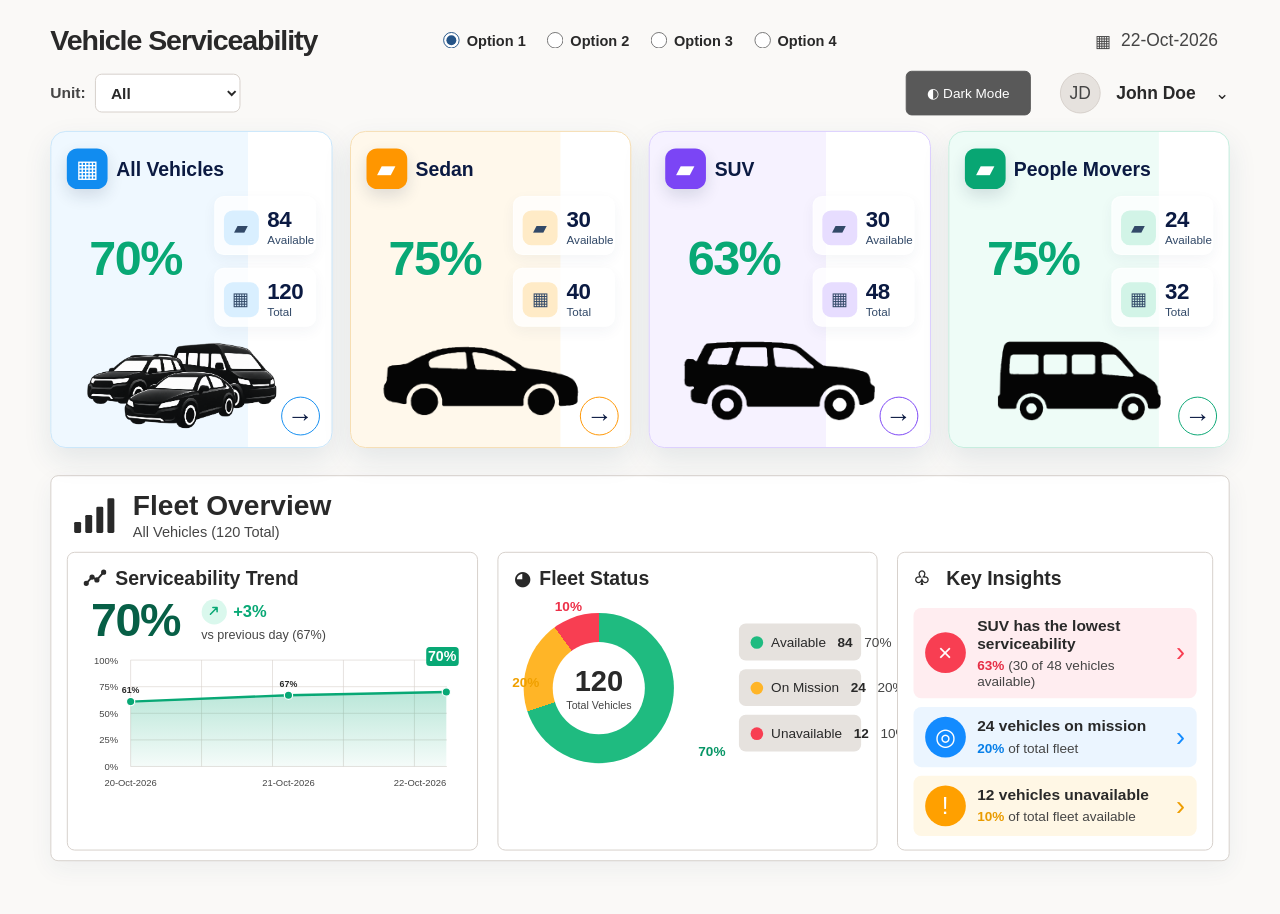
<file: v1/prototype/index.html>
<!doctype html>
<html lang="en" data-theme="light">
<head>
  <meta charset="utf-8">
  <meta name="viewport" content="width=device-width, initial-scale=1">
  <meta name="description" content="Vehicle Serviceability — an interactive fleet dashboard prototype.">
  <meta name="color-scheme" content="light dark">
  <title>Vehicle Serviceability Prototype</title>
  <link rel="icon" href="assets/favicon.svg" type="image/svg+xml">
  <link rel="stylesheet" href="styles.css">
  <script src="app.js" defer></script>
</head>
<body>
  <div id="app"></div>
  <noscript>This clickable prototype needs JavaScript enabled in your browser.</noscript>
</body>
</html>
</file>
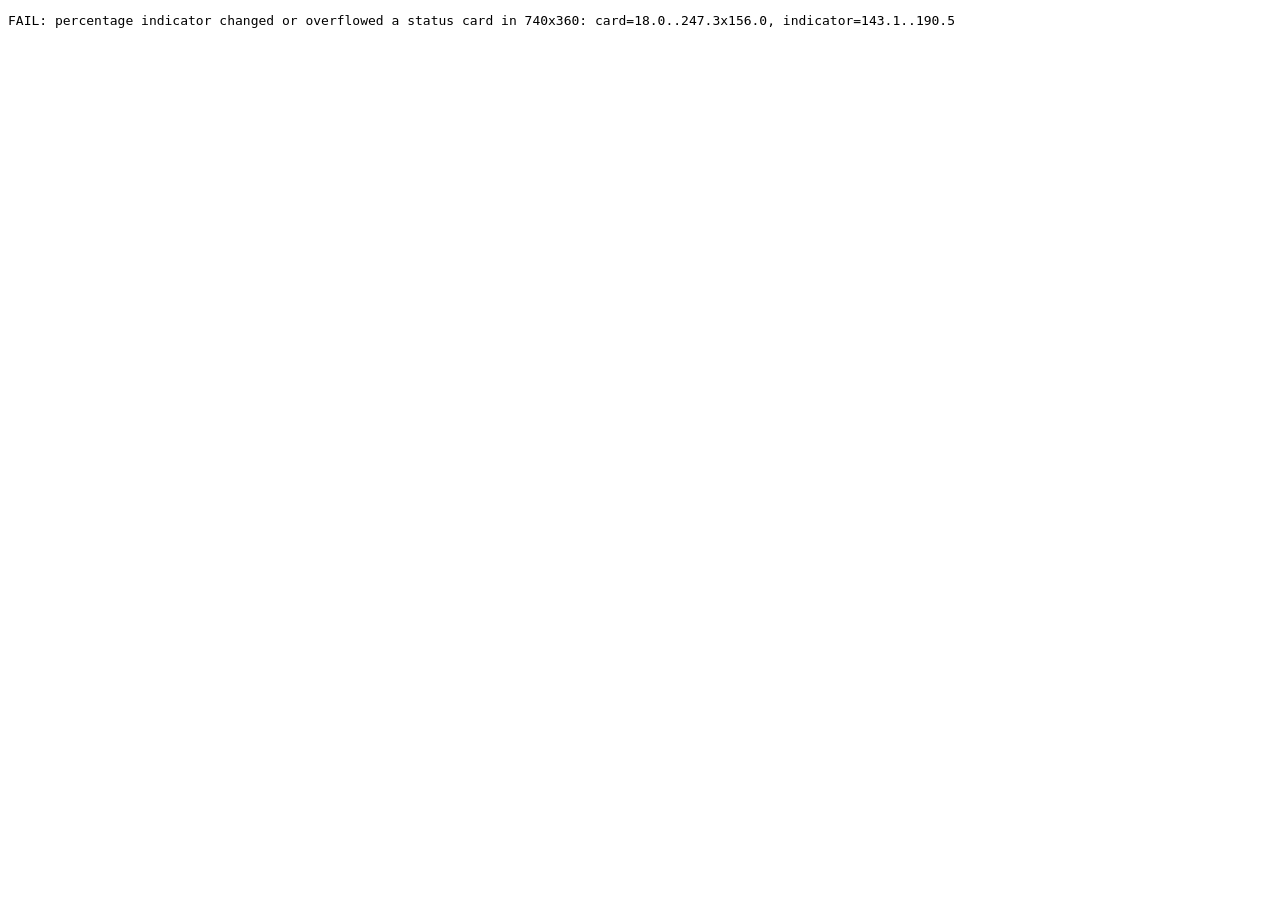
<file: v1/tests/ui-refinements-check.html>
<!doctype html>
<meta charset="utf-8">
<title>UI refinement browser check</title>
<link rel="stylesheet" href="../react/vehicle-serviceability.css">
<body data-result="running">
  <pre id="result">RUNNING</pre>
  <iframe id="prototype" style="position:absolute;left:-10000px;top:0;width:1920px;height:1080px;border:0"></iframe>
  <script>
    const delay = milliseconds => new Promise(resolve => setTimeout(resolve, milliseconds));
    const supportedDates = ['2026-10-20', '2026-10-21', '2026-10-22'];
    const expectedPercentages = {all: '70%', sedan: '75%', suv: '63%', 'people-movers': '75%'};
    const expectedTitles = {all: 'All Vehicles', sedan: 'Sedan', suv: 'SUV', 'people-movers': 'People Movers'};
    const expectedAllocations = {
      'Unit A': {all: [24, 7, 3, 34, 71], sedan: [9, 2, 1, 12, 75], suv: [9, 3, 2, 14, 64], 'people-movers': [6, 2, 0, 8, 75]},
      'Unit B': {all: [22, 6, 4, 32, 69], sedan: [8, 2, 1, 11, 73], suv: [8, 3, 2, 13, 62], 'people-movers': [6, 1, 1, 8, 75]},
      'Unit C': {all: [21, 6, 2, 29, 72], sedan: [7, 2, 0, 9, 78], suv: [7, 3, 1, 11, 64], 'people-movers': [7, 1, 1, 9, 78]},
      'Unit D': {all: [17, 5, 3, 25, 68], sedan: [6, 1, 1, 8, 75], suv: [6, 2, 2, 10, 60], 'people-movers': [5, 2, 0, 7, 71]},
      All: {all: [84, 24, 12, 120, 70], sedan: [30, 7, 3, 40, 75], suv: [30, 11, 7, 48, 63], 'people-movers': [24, 6, 2, 32, 75]},
    };
    const expectedHistoricalAllocations = {
      '2026-10-21': {
        'Unit A': {all: [23, 7, 4, 34, 68], sedan: [8, 3, 1, 12, 67], suv: [10, 2, 2, 14, 71], 'people-movers': [5, 2, 1, 8, 63]},
        'Unit B': {all: [21, 7, 4, 32, 66], sedan: [7, 3, 1, 11, 64], suv: [9, 2, 2, 13, 69], 'people-movers': [5, 2, 1, 8, 63]},
        'Unit C': {all: [20, 7, 2, 29, 69], sedan: [8, 1, 0, 9, 89], suv: [6, 4, 1, 11, 55], 'people-movers': [6, 2, 1, 9, 67]},
        'Unit D': {all: [16, 5, 4, 25, 64], sedan: [5, 2, 1, 8, 63], suv: [7, 1, 2, 10, 70], 'people-movers': [4, 2, 1, 7, 57]},
        All: {all: [80, 26, 14, 120, 67], sedan: [28, 9, 3, 40, 70], suv: [32, 9, 7, 48, 67], 'people-movers': [20, 8, 4, 32, 63]},
      },
      '2026-10-20': {
        'Unit A': {all: [20, 10, 4, 34, 59], sedan: [7, 3, 2, 12, 58], suv: [8, 4, 2, 14, 57], 'people-movers': [5, 3, 0, 8, 63]},
        'Unit B': {all: [20, 6, 6, 32, 63], sedan: [8, 1, 2, 11, 73], suv: [7, 4, 2, 13, 54], 'people-movers': [5, 1, 2, 8, 63]},
        'Unit C': {all: [18, 7, 4, 29, 62], sedan: [6, 2, 1, 9, 67], suv: [7, 2, 2, 11, 64], 'people-movers': [5, 3, 1, 9, 56]},
        'Unit D': {all: [15, 7, 3, 25, 60], sedan: [6, 1, 1, 8, 75], suv: [5, 3, 2, 10, 50], 'people-movers': [4, 3, 0, 7, 57]},
        All: {all: [73, 30, 17, 120, 61], sedan: [27, 7, 6, 40, 68], suv: [27, 13, 8, 48, 56], 'people-movers': [19, 10, 3, 32, 59]},
      },
    };
    const report = (status, detail) => {
      document.body.dataset.result = status.toLowerCase();
      document.getElementById('result').textContent = `${status}: ${detail}`;
    };
    const contrastRatio = (foreground, background) => {
      const luminance = color => {
        const channels = (color.match(/[\d.]+/g) || []).slice(0, 3).map(value => Number(value) / 255).map(value => value <= .04045 ? value / 12.92 : ((value + .055) / 1.055) ** 2.4);
        return .2126 * channels[0] + .7152 * channels[1] + .0722 * channels[2];
      };
      const values = [luminance(foreground), luminance(background)].sort((a, b) => b - a);
      return (values[0] + .05) / (values[1] + .05);
    };

    const storageKey = 'vms-serviceability-record-edits-v1';
    const originalStoredEdits = localStorage.getItem(storageKey);
    localStorage.removeItem(storageKey);

    document.getElementById('prototype').addEventListener('load', async event => {
      const frame = event.currentTarget;
      try {
        await delay(100);
        const doc = frame.contentDocument;
        const api = frame.contentWindow.prototypeApi;
        if (!api) throw new Error('prototype API was not exposed');
        const [reactSource, reactStyles, reactReadme] = await Promise.all([
          fetch('../react/VehicleServiceabilityComponents.jsx').then(response => response.ok ? response.text() : Promise.reject(new Error('React component source was missing'))),
          fetch('../react/vehicle-serviceability.css').then(response => response.ok ? response.text() : Promise.reject(new Error('React component styles were missing'))),
          fetch('../react/README.md').then(response => response.ok ? response.text() : Promise.reject(new Error('React integration guide was missing'))),
        ]);
        for (const component of ['UnitTextField', 'FleetCard', 'DetailSummaryCards']) {
          if (!reactSource.includes(`export function ${component}`)) throw new Error(`${component} React export was missing`);
        }
        if (/\b(?:fetch|localStorage|sessionStorage|axios|react-router|window\.)\b/.test(reactSource)) throw new Error('React components contained an ERP architecture dependency');
        if (!reactStyles.includes('.vms-serviceability') || !reactStyles.includes('[data-theme="dark"]') || !reactReadme.includes('ERP integration inputs')) throw new Error('React styles or integration guidance were incomplete');
        if (reactSource.includes("id = 'detail-unit'") || !reactSource.includes("...(id ? {id} : {})")) throw new Error('React Unit field did not avoid duplicate default IDs');
        if (!reactSource.includes('aria-disabled="true"') || reactReadme.includes('onUnitTextChange') || !reactReadme.includes('disabled Unit text input')) throw new Error('React Unit field was not a disabled display control');

        const reactFrame = document.createElement('iframe');
        reactFrame.style.cssText = 'position:absolute;left:-10000px;top:0;width:1920px;height:1000px;border:0';
        const reactFrameLoaded = new Promise(resolve => reactFrame.addEventListener('load', resolve, {once: true}));
        const reactStylesUrl = new URL('../react/vehicle-serviceability.css', location.href).href;
        reactFrame.srcdoc = `<link rel="stylesheet" href="${reactStylesUrl}"><body></body>`;
        document.body.append(reactFrame);
        await reactFrameLoaded;
        for (const width of [390, 521, 600, 740, 900, 1101]) {
          const reactFixture = reactFrame.contentDocument.createElement('section');
          reactFixture.className = 'vms-serviceability';
          reactFixture.style.width = `${width}px`;
          reactFixture.innerHTML = `<div class="vms-detail-summary">
            <button class="vms-serviceability-card" style="--vms-percentage:63%"><span class="vms-serviceability-card__percentage"><strong>63%</strong></span><span></span><span class="vms-serviceability-card__total"><strong>30 / 48</strong></span></button>
            <button class="vms-summary-card vms-summary-card--mission"><span class="vms-summary-card__icon">&#8594;</span><span><strong>11</strong><small>On Mission</small></span><b>23%</b></button>
            <button class="vms-summary-card vms-summary-card--unavailable"><span class="vms-summary-card__icon">!</span><span><strong>7</strong><small>Not Available</small></span><b>15%</b></button>
          </div>`;
          reactFrame.contentDocument.body.append(reactFixture);
          await delay(20);
          const reactIndicatorRail = reactFrame.contentWindow.getComputedStyle(reactFixture.querySelector('.vms-serviceability-card__percentage strong'), '::after');
          const reactServiceabilityColor = reactFrame.contentWindow.getComputedStyle(reactFixture.querySelector('.vms-serviceability-card__percentage strong')).color;
          if (reactIndicatorRail.backgroundImage !== 'none' || reactIndicatorRail.content !== 'none' || reactServiceabilityColor !== 'rgb(7, 95, 70)') throw new Error('React serviceability percentage did not use the progress-free semantic color treatment');
          for (const card of reactFixture.querySelectorAll('.vms-summary-card')) {
            const cardBox = card.getBoundingClientRect();
            for (const child of card.children) {
              const childBox = child.getBoundingClientRect();
              if (childBox.left < cardBox.left - 1 || childBox.right > cardBox.right + 1) throw new Error(`React status-card content overflowed a ${width}px integration boundary`);
            }
            const percentageNode = card.querySelector('b');
            const percentageStyle = reactFrame.contentWindow.getComputedStyle(percentageNode);
            const percentagePill = reactFrame.contentWindow.getComputedStyle(percentageNode, '::before');
            if (Number(percentageStyle.fontWeight) < 600 || Number.parseFloat(percentagePill.borderRadius) < 20 || percentagePill.backgroundColor === 'rgba(0, 0, 0, 0)') throw new Error('React status percentage did not use the premium pill treatment');
            const percentageBox = percentageNode.getBoundingClientRect();
            if (percentageBox.left - 4 < cardBox.left || percentageBox.right + 3 > cardBox.right) throw new Error(`React status percentage decoration overflowed a ${width}px integration boundary`);
          }
          reactFixture.remove();
        }
        reactFrame.remove();
        if (api.STORAGE_KEY !== 'vms-serviceability-record-edits-v1') throw new Error(`storage key was ${JSON.stringify(api.STORAGE_KEY)}`);
        frame.contentWindow.localStorage.removeItem(api.STORAGE_KEY);
        api.reloadSavedRecords(frame.contentWindow.localStorage);
        const immutableSource = JSON.stringify(api.recordsByDate);
        const secondFrame = document.createElement('iframe');
        secondFrame.style.cssText = 'position:absolute;left:-10000px;top:0;width:1px;height:1px;border:0';
        const secondLoaded = new Promise(resolve => secondFrame.addEventListener('load', resolve, {once: true}));
        secondFrame.src = '../prototype/index.html';
        document.body.append(secondFrame);
        await secondLoaded;
        const secondApi = secondFrame.contentWindow.prototypeApi;
        const tabARecord = api.recordsByDate['2026-10-20'][0];
        const tabBRecord = secondApi.recordsByDate['2026-10-21'][1];
        api.saveRecord('2026-10-20', tabARecord.id, {status: 'Serviceable', discoveredDate: '2026-10-20', location: 'Inside Country', deployed: 'Yes', reason: 'Tab A'}, frame.contentWindow.localStorage);
        secondApi.saveRecord('2026-10-21', tabBRecord.id, {status: 'Non-Serviceable', discoveredDate: '2026-10-21', location: 'Outside Country', deployed: 'No', reason: 'Tab B'}, secondFrame.contentWindow.localStorage);
        api.saveRecord('2026-10-20', tabARecord.id, {status: 'Non-Serviceable', discoveredDate: '2026-10-20', location: 'Outside Country', deployed: 'No', reason: 'Latest Tab A'}, frame.contentWindow.localStorage);
        secondApi.saveRecord('2026-10-21', tabBRecord.id, {status: 'Serviceable', discoveredDate: '2026-10-21', location: 'Inside Country', deployed: 'Yes', reason: 'Latest Tab B'}, secondFrame.contentWindow.localStorage);
        const multiInstanceEdits = JSON.parse(frame.contentWindow.localStorage.getItem(api.STORAGE_KEY)).edits;
        if (multiInstanceEdits[`2026-10-20|${tabARecord.id}`]?.reason !== 'Latest Tab A' || multiInstanceEdits[`2026-10-21|${tabBRecord.id}`]?.reason !== 'Latest Tab B') throw new Error('a stale app instance overwrote newer edits saved by another instance');
        const reopenedFrame = document.createElement('iframe');
        reopenedFrame.style.cssText = secondFrame.style.cssText;
        const reopened = new Promise(resolve => reopenedFrame.addEventListener('load', resolve, {once: true}));
        reopenedFrame.src = '../prototype/index.html';
        document.body.append(reopenedFrame);
        await reopened;
        const reopenedApi = reopenedFrame.contentWindow.prototypeApi;
        if (reopenedApi.getSavedRecord('2026-10-20', tabARecord.id)?.reason !== 'Latest Tab A' || reopenedApi.getSavedRecord('2026-10-21', tabBRecord.id)?.reason !== 'Latest Tab B') throw new Error('a reopened app did not rehydrate all stored edits');
        frame.contentWindow.localStorage.removeItem(api.STORAGE_KEY);
        api.reloadSavedRecords(frame.contentWindow.localStorage);
        secondFrame.remove();
        reopenedFrame.remove();
        for (const [width, height] of [[740, 360], [844, 390]]) {
          const landscapeFrame = document.createElement('iframe');
          landscapeFrame.style.cssText = `position:absolute;left:-10000px;top:0;width:${width}px;height:${height}px;border:0`;
          const landscapeLoaded = new Promise(resolve => landscapeFrame.addEventListener('load', resolve, {once: true}));
          landscapeFrame.src = '../prototype/index.html#suv';
          document.body.append(landscapeFrame);
          await landscapeLoaded;
          await delay(75);
          const landscapeDoc = landscapeFrame.contentDocument;
          for (const card of landscapeDoc.querySelectorAll('.summary-stat')) {
            const cardBox = card.getBoundingClientRect();
            const percentageBox = card.querySelector('b').getBoundingClientRect();
            if (percentageBox.left - 4 < cardBox.left || percentageBox.right + 3 > cardBox.right || cardBox.height > 116) throw new Error(`percentage indicator changed or overflowed a status card in ${width}x${height}: card=${cardBox.left.toFixed(1)}..${cardBox.right.toFixed(1)}x${cardBox.height.toFixed(1)}, indicator=${percentageBox.left.toFixed(1)}..${percentageBox.right.toFixed(1)}`);
          }
          const landscapeTable = landscapeDoc.querySelector('.table-scroll');
          if (landscapeDoc.querySelectorAll('tbody tr').length !== 10 || landscapeTable.getBoundingClientRect().height < 300 || landscapeDoc.documentElement.scrollHeight <= landscapeFrame.contentWindow.innerHeight) {
            throw new Error(`vehicle grid was clipped in ${width}x${height} mobile landscape`);
          }
          landscapeFrame.remove();
        }
        for (const [width, height] of [[844, 521], [390, 844]]) {
          const responsiveFrame = document.createElement('iframe');
          responsiveFrame.style.cssText = `position:absolute;left:-10000px;top:0;width:${width}px;height:${height}px;border:0`;
          const responsiveLoaded = new Promise(resolve => responsiveFrame.addEventListener('load', resolve, {once: true}));
          responsiveFrame.src = '../prototype/index.html#suv';
          document.body.append(responsiveFrame);
          await responsiveLoaded;
          await delay(75);
          for (const card of responsiveFrame.contentDocument.querySelectorAll('.summary-stat')) {
            const cardBox = card.getBoundingClientRect();
            const percentageBox = card.querySelector('b').getBoundingClientRect();
            const baselineHeight = width === 390 ? 136 : 116;
            if (percentageBox.left - 4 < cardBox.left || percentageBox.right + 3 > cardBox.right || cardBox.height > baselineHeight) throw new Error(`percentage indicator changed or overflowed a status card in ${width}x${height}: card=${cardBox.left.toFixed(1)}..${cardBox.right.toFixed(1)}x${cardBox.height.toFixed(1)}, indicator=${percentageBox.left.toFixed(1)}..${percentageBox.right.toFixed(1)}`);
          }
          responsiveFrame.remove();
        }
        if (JSON.stringify(api.supportedDates) !== JSON.stringify(supportedDates)) throw new Error(`supported dates were ${JSON.stringify(api.supportedDates)}`);
        if (api.vehicleRecords.length !== 120) throw new Error(`record count was ${api.vehicleRecords.length}`);
        if (new Set(api.vehicleRecords.map(record => record.id)).size !== 120) throw new Error('record IDs were not unique');
        if (new Set(api.vehicleRecords.map(record => record.plate)).size !== 120) throw new Error('plate numbers were not unique');
        const retainedPlates = ['AB-1234', 'CD-5678', 'EF-9012', 'IJ-7890', 'XY-7781', 'SX-1024', 'UV-3187', 'TR-8240', 'KL-6672', 'BF-1190', 'PQ-3056', 'LR-7891', 'ZT-5508', 'KD-9914', 'LM-5502', 'PQ-9876', 'PM-1001', 'PM-1002', 'PM-1003', 'PM-1004', 'PM-1005', 'PM-1006', 'PM-1007', 'PM-1008', 'PM-1009', 'PM-1010'];
        if (retainedPlates.some(plate => !api.vehicleRecords.some(record => record.plate === plate))) throw new Error('non-conflicting legacy records were not retained');
        const originalCamry = api.vehicleRecords.find(record => record.plate === 'AB-1234');
        if (!originalCamry || originalCamry.model !== 'Toyota Camry' || originalCamry.year !== '2024' || originalCamry.status !== 'Available' || originalCamry.time !== '09:15') {
          throw new Error('AB-1234 legacy values were not retained');
        }
        if (api.vehicleRecords.some(record => record.discoveredDate !== '2026-10-22' || record.location !== 'Inside Country' || record.deployed !== 'Yes' || record.reason !== '')) throw new Error('reference popup defaults were not preserved');
        for (const [unit, screens] of Object.entries(expectedAllocations)) {
          for (const [screen, expected] of Object.entries(screens)) {
            const aggregate = api.aggregateFor(unit, screen, '2026-10-22');
            const actual = [aggregate.available, aggregate.mission, aggregate.unavailable, aggregate.total, aggregate.percent];
            if (JSON.stringify(actual) !== JSON.stringify(expected)) {
              throw new Error(`${unit}/${screen} aggregate was ${JSON.stringify(actual)}`);
            }
            if (api.recordsFor(unit, screen, '2026-10-22').length !== expected[3]) {
              throw new Error(`${unit}/${screen} record total did not match aggregate`);
            }
          }
        }
        for (const [date, units] of Object.entries(expectedHistoricalAllocations)) {
          for (const [unit, screens] of Object.entries(units)) {
            for (const [screen, expected] of Object.entries(screens)) {
              const aggregate = api.aggregateFor(unit, screen, date);
              const actual = [aggregate.available, aggregate.mission, aggregate.unavailable, aggregate.total, aggregate.percent];
              if (JSON.stringify(actual) !== JSON.stringify(expected)) throw new Error(`${date}/${unit}/${screen} aggregate was ${JSON.stringify(actual)}`);
              if (api.recordsFor(unit, screen, date).length !== expected[3]) throw new Error(`${date}/${unit}/${screen} record total did not reconcile`);
            }
          }
        }
        let retained = api.transition({screen: 'dashboard', theme: 'light', unit: 'All', date: '2026-10-22', activeRecordId: null}, {type: 'set-unit', unit: 'Unit C'});
        retained = api.transition(retained, {type: 'set-date', date: '2026-10-21'});
        retained = api.transition(retained, {type: 'navigate', screen: 'suv'});
        retained = api.transition(retained, {type: 'toggle-theme'});
        if (retained.unit !== 'Unit C' || retained.date !== '2026-10-21' || retained.screen !== 'suv' || retained.theme !== 'dark') {
          throw new Error(`unit/date state was not retained: ${JSON.stringify(retained)}`);
        }
        const unsupported = api.transition(retained, {type: 'set-date', date: '2026-12-31'});
        if (unsupported.date !== '2026-10-21') throw new Error('unsupported date changed state');
        const unitSelect = doc.getElementById('unit-filter');
        const dateInput = doc.getElementById('dashboard-date');
        if (!unitSelect || JSON.stringify([...unitSelect.options].map(option => option.value)) !== JSON.stringify(['All', 'Unit A', 'Unit B', 'Unit C', 'Unit D'])) {
          throw new Error('dashboard Unit options were missing or incorrect');
        }
        if (unitSelect.value !== 'All') throw new Error(`default Unit was ${unitSelect.value}`);
        if (!dateInput || dateInput.type !== 'date' || dateInput.value !== '2026-10-22' || dateInput.min !== '2026-10-20' || dateInput.max !== '2026-10-22') throw new Error('dashboard date picker default or limits were incorrect');
        if (doc.querySelector('.date-display')?.textContent.trim() !== '22-Oct-2026') throw new Error('dashboard date display did not use dd-MMM-yyyy');
        if (api.formatDate('2026-09-05') !== '05-Sep-2026' || JSON.stringify([...doc.querySelectorAll('.chart-labels text')].slice(-3).map(node => node.textContent)) !== JSON.stringify(['20-Oct-2026', '21-Oct-2026', '22-Oct-2026'])) throw new Error('real snapshot trend dates did not use dd-MMM-yyyy');
        const dashboardPercentages = [...doc.querySelectorAll('.category-numbers > div:first-child')].map(node => node.textContent.trim());
        const expectedDashboard = Object.values(expectedPercentages);
        if (JSON.stringify(dashboardPercentages) !== JSON.stringify(expectedDashboard)) {
          throw new Error(`dashboard percentages were ${JSON.stringify(dashboardPercentages)}`);
        }
        const cardStyles = [...doc.querySelectorAll('.category-card')].map(node => getComputedStyle(node));
        if (cardStyles.some(style => !style.backgroundImage.includes('linear-gradient'))) {
          throw new Error('category cards did not use proportional linear gradients');
        }
        if (JSON.stringify(cardStyles.map(style => style.getPropertyValue('--serviceability').trim())) !== JSON.stringify(['70%', '75%', '63%', '75%'])) {
          throw new Error('category gradient splits did not match displayed percentages');
        }
        if (cardStyles.some(style => style.boxShadow === 'none' || Number.parseFloat(style.borderRadius) < 14)) throw new Error('dashboard cards did not use the refined professional surface treatment');
        const dashboardIndicator = doc.querySelector('.service-percent');
        const dashboardIndicatorStyle = getComputedStyle(dashboardIndicator);
        const dashboardIndicatorRail = getComputedStyle(dashboardIndicator, '::after');
        if (Number(dashboardIndicatorStyle.fontWeight) < 700 || !dashboardIndicatorStyle.fontVariantNumeric.includes('tabular-nums') || dashboardIndicatorStyle.color !== 'rgb(7, 95, 70)' || dashboardIndicatorRail.backgroundImage !== 'none' || dashboardIndicatorRail.content !== 'none') throw new Error('dashboard serviceability percentage did not use the progress-free semantic color treatment');
        const lightRootStyle = getComputedStyle(doc.documentElement);
        if (lightRootStyle.getPropertyValue('--card-serviceable').trim() !== '#d8e9df' || lightRootStyle.getPropertyValue('--card-nonserviceable').trim() !== '#f2dde2') throw new Error('Light Mode cards did not use the darker premium palette');
        if (JSON.stringify(['--card-available-surface', '--card-mission-surface', '--card-unavailable-surface'].map(token => lightRootStyle.getPropertyValue(token).trim())) !== JSON.stringify(['#e2efe8', '#e1eaf3', '#f4e1e5'])) throw new Error('Light Mode status cards did not use the darker premium palette');
        unitSelect.value = 'Unit C';
        unitSelect.dispatchEvent(new Event('change', {bubbles: true}));
        await delay(100);
        if (doc.querySelector('.category-all .service-percent').textContent.trim() !== '72%' || !doc.querySelector('.category-all').textContent.includes('21 / 29')) {
          throw new Error('Unit C dashboard aggregate did not render');
        }
        doc.getElementById('dashboard-date').value = '2026-10-21';
        doc.getElementById('dashboard-date').dispatchEvent(new Event('change', {bubbles: true}));
        await delay(100);
        doc.querySelector('.category-suv .round-arrow').click();
        await delay(100);
        const detailUnit = doc.getElementById('detail-unit');
        if (!detailUnit || detailUnit.tagName !== 'INPUT' || detailUnit.type !== 'text' || !detailUnit.disabled || detailUnit.value !== 'Unit C') throw new Error('detail Unit was not retained in a disabled text box');
        const disabledUnitStyle = getComputedStyle(detailUnit);
        if (disabledUnitStyle.cursor !== 'not-allowed' || disabledUnitStyle.backgroundColor !== 'rgb(227, 231, 236)') throw new Error('detail Unit did not have a distinct disabled appearance');
        doc.getElementById('theme-toggle').click();
        await delay(75);
        if (!doc.getElementById('detail-unit').disabled || doc.getElementById('detail-unit').value !== 'Unit C' || doc.querySelector('.summary-percent').textContent.trim() !== '55%') throw new Error('disabled detail Unit did not survive repaint with fixed data');
        const darkRootStyle = getComputedStyle(doc.documentElement);
        if (darkRootStyle.getPropertyValue('--card-serviceable').trim() !== '#12322d' || darkRootStyle.getPropertyValue('--card-nonserviceable').trim() !== '#35242a') throw new Error('Dark Mode cards did not use the darker premium palette');
        if (JSON.stringify(['--card-available-surface', '--card-mission-surface', '--card-unavailable-surface'].map(token => darkRootStyle.getPropertyValue(token).trim())) !== JSON.stringify(['#0d2925', '#0d2534', '#312127'])) throw new Error('Dark Mode status cards did not use the darker premium palette');
        if (getComputedStyle(doc.getElementById('detail-unit')).backgroundColor !== 'rgb(27, 48, 58)') throw new Error('Dark Mode detail Unit did not keep its disabled appearance');
        doc.getElementById('theme-toggle').click();
        await delay(75);
        if (!doc.querySelector('.date[data-date="2026-10-21"]') || doc.querySelector('.date[data-date="2026-10-21"] span:last-child').textContent.trim() !== '21-Oct-2026') throw new Error('selected date was not retained or formatted on detail page');
        if (doc.querySelector('.summary-percent').textContent.trim() !== '55%' || !doc.querySelector('.summary-main').textContent.includes('6 / 11')) {
          throw new Error('Unit C SUV detail aggregate did not match dashboard data');
        }
        const detailCards = [...doc.querySelectorAll('.summary-grid > .percentage-card')];
        const detailSplits = detailCards.map(card => getComputedStyle(card).getPropertyValue('--percentage').trim());
        if (detailCards.length !== 1 || !detailCards[0].classList.contains('summary-main') || JSON.stringify(detailSplits) !== JSON.stringify(['55%'])) throw new Error(`Serviceability-only percentage split was ${JSON.stringify(detailSplits)}`);
        if (detailCards.some(card => !getComputedStyle(card).backgroundImage.includes('linear-gradient'))) throw new Error('detail percentage card did not use a proportional gradient');
        const detailIndicator = doc.querySelector('.summary-percent strong');
        const detailIndicatorRail = getComputedStyle(detailIndicator, '::after');
        if (getComputedStyle(detailIndicator).color !== 'rgb(7, 95, 70)' || detailIndicatorRail.backgroundImage !== 'none' || detailIndicatorRail.content !== 'none') throw new Error('detail serviceability percentage did not use the progress-free semantic color treatment');
        for (const card of doc.querySelectorAll('.summary-stat')) {
          const percentageNode = card.querySelector('b');
          const percentageStyle = getComputedStyle(percentageNode);
          const percentagePill = getComputedStyle(percentageNode, '::before');
          if (contrastRatio(percentageStyle.color, percentagePill.backgroundColor) < 4.5) throw new Error('Light Mode status-card percentage contrast was below 4.5:1');
          if (Number(percentageStyle.fontWeight) < 600 || percentagePill.backgroundColor === 'rgba(0, 0, 0, 0)' || Number.parseFloat(percentagePill.borderRadius) < 20) throw new Error('Light Mode status percentage did not use the premium pill treatment');
        }
        if (getComputedStyle(doc.querySelector('.summary-percent strong')).color === getComputedStyle(doc.querySelector('.unavailable-stat b')).color) throw new Error('Serviceable and unserviceable percentage indicators were not visually distinct');
        if (getComputedStyle(doc.querySelector('.summary-percent strong')).color !== 'rgb(7, 95, 70)' || getComputedStyle(doc.querySelector('.unavailable-stat b')).color !== 'rgb(150, 50, 71)') throw new Error('Light Mode percentage indicators did not match the serviceability colors');
        const statusCardStyles = [...doc.querySelectorAll('.summary-stat')].map(card => getComputedStyle(card));
        if (statusCardStyles.some(style => style.backgroundImage.includes('linear-gradient') || style.boxShadow === 'none') || new Set(statusCardStyles.map(style => style.backgroundColor)).size !== 2) throw new Error('non-Serviceability summary cards did not use distinct solid professional surfaces');
        if (api.percentageStyle(0) !== '--percentage:0%' || api.percentageStyle(100) !== '--percentage:100%') throw new Error('0% and 100% gradient endpoints were not supported');
        if (![...doc.querySelectorAll('tbody tr td:nth-last-child(2)')].every(cell => cell.textContent.trim().startsWith('21-Oct-2026'))) throw new Error('table dates did not use selected dd-MMM-yyyy date');
        if ([...doc.querySelectorAll('th')].some(cell => cell.textContent.trim() === 'Actions')) throw new Error('Actions column remained');
        if (doc.querySelectorAll('tbody tr').length !== 10) throw new Error('selected-unit first page did not contain ten records');
        if (doc.querySelector('.page-status')?.textContent.trim() !== 'Page 1 of 2' || !doc.querySelector('[data-page-action="previous"]')?.disabled || doc.querySelector('[data-page-action="next"]')?.disabled) throw new Error('initial pagination controls were incorrect');
        const firstPageIds = [...doc.querySelectorAll('tbody tr')].map(row => row.dataset.recordId);
        doc.querySelector('[data-page-action="next"]').focus();
        doc.querySelector('[data-page-action="next"]').click();
        await delay(75);
        const secondPageRows = [...doc.querySelectorAll('tbody tr')];
        if (doc.querySelector('.page-status').textContent.trim() !== 'Page 2 of 2' || secondPageRows.length !== 1 || firstPageIds.includes(secondPageRows[0].dataset.recordId) || secondPageRows[0].firstElementChild.textContent.trim() !== '11') throw new Error('Next pagination produced duplicate, missing or misnumbered rows');
        if (doc.activeElement?.dataset.pageAction !== 'previous') throw new Error('pagination did not preserve keyboard focus after repaint');
        secondPageRows[0].dispatchEvent(new MouseEvent('dblclick', {bubbles: true}));
        await delay(50);
        if (!doc.querySelector('dialog[open]')) throw new Error('later-page row did not retain double-click behavior');
        doc.querySelector('dialog[open] [data-action="close"]').click();
        await delay(50);
        doc.querySelector('[data-summary-filter="serviceability"]').focus();
        doc.querySelector('[data-summary-filter="serviceability"]').dispatchEvent(new KeyboardEvent('keydown', {key: ' ', bubbles: true}));
        await delay(75);
        if (doc.querySelector('.page-status').textContent.trim() !== 'Page 1 of 1' || doc.querySelectorAll('tbody tr').length !== 6 || [...doc.querySelectorAll('tbody .status-badge')].some(node => !node.classList.contains('available')) || doc.querySelectorAll('.summary-filter.active').length !== 1 || !doc.querySelector('[data-summary-filter="serviceability"]').classList.contains('active')) throw new Error('Serviceability card filter or active indication was incorrect');
        if (doc.activeElement?.dataset.summaryFilter !== 'serviceability') throw new Error('summary filtering did not preserve keyboard focus after repaint');
        doc.querySelector('[data-summary-filter="mission"]').click();
        await delay(75);
        if (doc.querySelectorAll('tbody tr').length !== 4 || [...doc.querySelectorAll('tbody .status-badge')].some(node => !node.classList.contains('mission'))) throw new Error('On Mission card did not filter the current Unit/date');
        doc.querySelector('[data-summary-filter="unavailable"]').click();
        await delay(75);
        if (doc.querySelectorAll('tbody tr').length !== 1 || !doc.querySelector('tbody .status-badge.unavailable')) throw new Error('Not Available card did not filter the current Unit/date');
        doc.querySelector('[data-summary-filter="serviceability"]').click();
        await delay(75);
        if (doc.querySelectorAll('tbody tr').length !== 6 || !doc.querySelector('[data-summary-filter="serviceability"]').classList.contains('active') || doc.querySelector('[data-summary-filter="available"]')) throw new Error('Serviceability did not replace the duplicate Available filter');
        let resetState = {screen: 'suv', theme: 'light', unit: 'Unit C', date: '2026-10-21', activeRecordId: null, statusFilter: 'mission', page: 2};
        resetState = api.transition(resetState, {type: 'set-date', date: '2026-10-20'});
        if (resetState.page !== 1 || resetState.statusFilter !== 'mission') throw new Error('date change did not reset pagination while retaining the selected filter');
        frame.contentWindow.location.hash = 'dashboard';
        await delay(75);
        frame.contentWindow.location.hash = 'suv';
        await delay(75);
        if (doc.querySelector('.page-status').textContent.trim() !== 'Page 1 of 2' || doc.querySelectorAll('.summary-filter.active').length) throw new Error('detail navigation did not reset filter and pagination');
        const selectedRow = doc.querySelector('tbody tr');
        const selectedRecordId = selectedRow.dataset.recordId;
        const beforeDialog = JSON.stringify(api.recordsFor('All', 'all', '2026-10-21'));
        const storageBeforeDialog = frame.contentWindow.localStorage.getItem(api.STORAGE_KEY);
        const referenceStatus = api.recordsByDate['2026-10-22'].find(record => record.id === selectedRecordId).status;
        selectedRow.dispatchEvent(new MouseEvent('dblclick', {bubbles: true}));
        await delay(100);
        let dialog = doc.querySelector('dialog[open]');
        if (!dialog) throw new Error('row double-click did not open the dialog');
        const visibleActions = () => [...dialog.querySelectorAll('.dialog-actions button:not([hidden])')].map(button => button.textContent.trim());
        if (JSON.stringify(visibleActions()) !== JSON.stringify(['Modify', 'Close'])) throw new Error(`view mode buttons were ${JSON.stringify(visibleActions())}`);
        if ([...dialog.querySelectorAll('select, input, textarea')].some(control => !control.disabled)) throw new Error('view mode controls were editable');
        const labels = [...dialog.querySelectorAll('label')].map(label => label.childNodes[0].textContent.trim().replace(/:$/, ''));
        const expectedLabels = ['Status', 'Discovered Date', 'Location', 'Deployed', 'Reason for Non-Serviceability'];
        if (JSON.stringify(labels) !== JSON.stringify(expectedLabels)) throw new Error(`dialog fields were ${JSON.stringify(labels)}`);
        if (dialog.querySelector('textarea')?.rows !== 5) throw new Error('reason textarea did not have five rows');
        const optionSets = [...dialog.querySelectorAll('select')].map(select => [...select.options].map(option => option.value));
        if (JSON.stringify(optionSets) !== JSON.stringify([['Serviceable', 'Non-Serviceable'], ['Inside Country', 'Outside Country'], ['Yes', 'No']])) {
          throw new Error(`dialog options were ${JSON.stringify(optionSets)}`);
        }
        if (getComputedStyle(dialog).backgroundColor !== getComputedStyle(doc.querySelector('.table-panel')).backgroundColor) {
          throw new Error('Light Mode dialog did not match the detail surface');
        }
        if ([...dialog.querySelectorAll('label')].some(label => getComputedStyle(label).display !== 'grid')) {
          throw new Error('dialog labels and controls were not aligned');
        }
        if (dialog.querySelector('.formatted-date-input > span').textContent.trim() !== '21-Oct-2026') throw new Error('popup date did not use dd-MMM-yyyy');
        dialog.querySelector('[data-action="modify"]').click();
        await delay(50);
        if (JSON.stringify(visibleActions()) !== JSON.stringify(['Save', 'Cancel'])) throw new Error(`edit mode buttons were ${JSON.stringify(visibleActions())}`);
        if ([...dialog.querySelectorAll('select, input, textarea')].some(control => control.disabled)) throw new Error('edit mode controls were not enabled');
        dialog.querySelector('[name="status"]').value = 'Non-Serviceable';
        dialog.querySelector('[name="discoveredDate"]').value = '2026-10-20';
        dialog.querySelector('[name="location"]').value = 'Outside Country';
        dialog.querySelector('[name="deployed"]').value = 'No';
        dialog.querySelector('[name="reason"]').value = 'cancel this change';
        dialog.querySelector('[data-action="cancel"]').click();
        await delay(50);
        dialog = doc.querySelector('dialog[open]');
        if (!dialog || JSON.stringify(visibleActions()) !== JSON.stringify(['Modify', 'Close'])) throw new Error('Cancel did not keep the popup open in view mode');
        if (JSON.stringify(api.recordsFor('All', 'all', '2026-10-21')) !== beforeDialog || frame.contentWindow.localStorage.getItem(api.STORAGE_KEY) !== storageBeforeDialog) throw new Error('Cancel changed records or browser storage');
        if (dialog.querySelector('[name="reason"]').value === 'cancel this change') throw new Error('Cancel did not restore stored values');
        dialog.querySelector('[data-action="modify"]').click();
        dialog.querySelector('[name="status"]').value = 'Non-Serviceable';
        dialog.querySelector('[name="discoveredDate"]').value = '2026-10-20';
        dialog.querySelector('[name="location"]').value = 'Outside Country';
        dialog.querySelector('[name="deployed"]').value = 'No';
        dialog.querySelector('[name="reason"]').value = 'Brake inspection required';
        dialog.querySelector('[data-action="save"]').click();
        await delay(100);
        dialog = doc.querySelector('dialog[open]');
        if (!dialog || JSON.stringify(visibleActions()) !== JSON.stringify(['Modify', 'Close'])) throw new Error('Save did not keep the popup open in view mode');
        const savedRecord = api.recordsFor('All', 'all', '2026-10-21').find(record => record.id === selectedRecordId);
        if (JSON.stringify([savedRecord.status, savedRecord.discoveredDate, savedRecord.location, savedRecord.deployed, savedRecord.reason]) !== JSON.stringify(['Not Available', '2026-10-20', 'Outside Country', 'No', 'Brake inspection required'])) throw new Error('Save did not persist all popup fields');
        const savedEdit = api.getSavedRecord('2026-10-21', selectedRecordId);
        if (!savedEdit || savedEdit.status !== 'Non-Serviceable' || savedEdit.reason !== 'Brake inspection required') throw new Error('Save did not create the date/vehicle storage entry');
        const persisted = JSON.parse(frame.contentWindow.localStorage.getItem(api.STORAGE_KEY));
        if (!persisted.edits[`2026-10-21|${selectedRecordId}`] || persisted.edits[`2026-10-22|${selectedRecordId}`]) throw new Error('localStorage was not keyed by selected date and vehicle');
        api.reloadSavedRecords(frame.contentWindow.localStorage);
        if (api.recordsFor('All', 'all', '2026-10-21').find(record => record.id === selectedRecordId).reason !== 'Brake inspection required') throw new Error('saved popup values were not retrieved after storage rehydration');
        if (api.recordsFor('All', 'all', '2026-10-22').find(record => record.id === selectedRecordId).status !== referenceStatus || api.getSavedRecord('2026-10-22', selectedRecordId)) throw new Error('Save changed the reference-date result');
        if (JSON.stringify(api.recordsByDate) !== immutableSource) throw new Error('Save mutated an original date snapshot');
        if (doc.querySelector('.summary-percent').textContent.trim() !== '45%' || !doc.querySelector('.summary-main').textContent.includes('5 / 11')) throw new Error('Save did not recalculate detail aggregates');
        if (!doc.querySelector(`tr[data-record-id="${selectedRecordId}"] .status-badge.unavailable`)) throw new Error('Save did not update the displayed vehicle row');
        doc.getElementById('theme-toggle').click();
        await delay(100);
        dialog = doc.querySelector('dialog[open]');
        if (doc.documentElement.dataset.theme !== 'dark' || !dialog) throw new Error('dialog did not remain open in Dark Mode');
        if (!getComputedStyle(doc.querySelector('.summary-main')).backgroundImage.includes('linear-gradient') || [...doc.querySelectorAll('.summary-stat')].some(card => getComputedStyle(card).backgroundImage.includes('linear-gradient'))) throw new Error('Dark Mode did not keep the gradient exclusive to Serviceability');
        const darkStatusStyles = [...doc.querySelectorAll('.summary-stat')].map(card => getComputedStyle(card));
        if (darkStatusStyles.some(style => style.boxShadow === 'none') || new Set(darkStatusStyles.map(style => style.backgroundColor)).size !== 2) throw new Error('Dark Mode status cards did not keep distinct professional surfaces');
        if (getComputedStyle(doc.querySelector('.summary-percent strong')).color !== 'rgb(131, 230, 191)' || getComputedStyle(doc.querySelector('.unavailable-stat b')).color !== 'rgb(255, 154, 170)') throw new Error('Dark Mode percentage indicators did not match the serviceability colors');
        for (const card of doc.querySelectorAll('.summary-stat')) {
          const percentageNode = card.querySelector('b');
          const percentageStyle = getComputedStyle(percentageNode);
          const percentagePill = getComputedStyle(percentageNode, '::before');
          if (contrastRatio(percentageStyle.color, percentagePill.backgroundColor) < 4.5 || percentagePill.backgroundColor === 'rgba(0, 0, 0, 0)') throw new Error('Dark Mode status percentage did not retain its premium readable treatment');
        }
        if (getComputedStyle(dialog).backgroundColor !== getComputedStyle(doc.querySelector('.table-panel')).backgroundColor) {
          throw new Error('Dark Mode dialog did not match the detail surface');
        }
        doc.getElementById('theme-toggle').click();
        await delay(100);
        dialog = doc.querySelector('dialog[open]');
        dialog.querySelector('[data-action="close"]').click();
        await delay(100);
        if (doc.querySelector('dialog[open]')) throw new Error('Close did not close the popup');
        const missionRow = doc.querySelector('.status-badge.mission').closest('tr');
        const missionRecordId = missionRow.dataset.recordId;
        missionRow.dispatchEvent(new MouseEvent('dblclick', {bubbles: true}));
        await delay(50);
        dialog = doc.querySelector('dialog[open]');
        if (!dialog) throw new Error('On Mission row did not reopen the popup');
        dialog.querySelector('[data-action="modify"]').click();
        dialog.querySelector('[data-action="save"]').click();
        await delay(100);
        if (api.recordsFor('All', 'all', '2026-10-21').find(record => record.id === missionRecordId).status !== 'On Mission') throw new Error('saving an unchanged On Mission record changed its operational status');
        const closeUnchanged = doc.querySelector('dialog[open] [data-action="close"]');
        if (!closeUnchanged) throw new Error('unchanged Save did not keep the popup open in view mode');
        closeUnchanged.click();
        await delay(50);
        frame.contentWindow.location.hash = 'dashboard';
        await delay(100);
        doc.getElementById('dashboard-date').value = '2026-10-22';
        doc.getElementById('dashboard-date').dispatchEvent(new Event('change', {bubbles: true}));
        await delay(100);
        const resetUnit = doc.getElementById('unit-filter');
        resetUnit.value = 'All';
        resetUnit.dispatchEvent(new Event('change', {bubbles: true}));
        await delay(100);
        if (doc.querySelector('.category-all .service-percent').textContent.trim() !== '70%' || !doc.querySelector('.category-all').textContent.includes('84 / 120')) {
          throw new Error('All did not restore original dashboard values');
        }
        const retainedDate = doc.getElementById('dashboard-date').value;
        doc.getElementById('dashboard-date').value = '';
        doc.getElementById('dashboard-date').dispatchEvent(new Event('change', {bubbles: true}));
        await delay(100);
        if (doc.getElementById('dashboard-date').value !== retainedDate) throw new Error('clearing the date did not retain the previous selection');
        const gridRect = doc.querySelector('.category-grid').getBoundingClientRect();
        const overviewRect = doc.querySelector('.overview').getBoundingClientRect();
        if (overviewRect.top - gridRect.bottom < 24) throw new Error(`Fleet Overview gap was ${overviewRect.top - gridRect.bottom}px`);
        const overviewGraphic = doc.querySelector('.overview-heading > .icon');
        const overviewGraphicRect = overviewGraphic.getBoundingClientRect();
        const overviewTextRect = doc.querySelector('.overview-heading > div').getBoundingClientRect();
        if (overviewGraphic.scrollWidth > overviewGraphic.clientWidth || overviewGraphicRect.right + 12 > overviewTextRect.left) throw new Error('Fleet Overview graphic overlapped its text');
        for (const image of doc.querySelectorAll('.category-card .vehicle-art img')) {
          const imageRect = image.getBoundingClientRect();
          const artRect = image.closest('.vehicle-art').getBoundingClientRect();
          if (imageRect.left < artRect.left - .5 || imageRect.right > artRect.right + .5 || imageRect.top < artRect.top - .5 || imageRect.bottom > artRect.bottom + .5) {
            throw new Error(`vehicle image escaped its art area: ${image.className}`);
          }
          if (getComputedStyle(image).objectFit !== 'contain') throw new Error('vehicle image was not fitted with contain');
        }
        for (const screen of Object.keys(expectedPercentages)) {
          frame.contentWindow.location.hash = 'dashboard';
          await delay(100);
          doc.querySelector(`.category-${screen}`).click();
          await delay(100);
          if (frame.contentWindow.location.hash !== '#dashboard') throw new Error(`${screen} card background navigated`);
          for (const selector of ['h2', '.service-percent', '.vehicle-art']) {
            doc.querySelector(`.category-${screen} ${selector}`).click();
            await delay(100);
            if (frame.contentWindow.location.hash !== '#dashboard') throw new Error(`${screen} ${selector} navigated`);
          }
          doc.querySelector(`.category-${screen} .round-arrow`).click();
          await delay(100);
          if (frame.contentWindow.location.hash !== `#${screen}` || doc.querySelector('h1').textContent !== expectedTitles[screen]) {
            throw new Error(`${screen} arrow did not open its detail page`);
          }
          if (!doc.getElementById('detail-unit').disabled || doc.getElementById('detail-unit').value !== 'All') throw new Error('disabled detail Unit did not match the dashboard Unit');
        }
        for (const [screen, percentage] of Object.entries(expectedPercentages)) {
          frame.contentWindow.location.hash = screen;
          await delay(100);
          const rendered = doc.querySelector('.summary-percent').textContent.trim();
          if (rendered !== percentage) throw new Error(`${screen} detail percentage was ${JSON.stringify(rendered)}`);
          if (screen === 'suv' && (doc.querySelector('.summary-percent').textContent.trim() !== '63%' || doc.querySelector('.available-stat'))) throw new Error('SUV serviceability did not use the corrected 30/48 calculation');
        }
        frame.contentWindow.location.hash = 'all';
        await delay(100);
        const referenceRow = doc.querySelector('tbody tr');
        const referenceId = referenceRow.dataset.recordId;
        referenceRow.dispatchEvent(new MouseEvent('dblclick', {bubbles: true}));
        await delay(50);
        dialog = doc.querySelector('dialog[open]');
        dialog.querySelector('[data-action="modify"]').click();
        dialog.querySelector('[name="status"]').value = 'Non-Serviceable';
        dialog.querySelector('[name="reason"]').value = '<b id="review-marker">Brake check</b>';
        dialog.querySelector('[data-action="save"]').click();
        await delay(100);
        if (doc.querySelector('.summary-percent').textContent.trim() !== '69%' || getComputedStyle(doc.querySelector('.summary-main')).getPropertyValue('--percentage').trim() !== '69%') throw new Error('reference-date Save left the Serviceability calculation frozen');
        const updatedReferenceRow = doc.querySelector(`tr[data-record-id="${referenceId}"]`);
        if (updatedReferenceRow.querySelector('#review-marker') || updatedReferenceRow.lastElementChild.textContent.trim() !== '<b id="review-marker">Brake check</b>') throw new Error('saved Reason was not rendered as plain text');
        const noOpUnavailable = api.vehicleRecords.find(record => record.status === 'Not Available' && record.reason === '' && record.assignment !== 'Under Maintenance');
        if (!noOpUnavailable) throw new Error('no reference Not Available record was available for no-op Save verification');
        const preservedAssignment = noOpUnavailable.assignment;
        const noOpResult = api.saveRecord('2026-10-22', noOpUnavailable.id, {status: 'Non-Serviceable', discoveredDate: noOpUnavailable.discoveredDate, location: 'Outside Country', deployed: 'No', reason: ''});
        if (noOpResult.assignment !== preservedAssignment || noOpResult.location !== 'Outside Country' || noOpResult.deployed !== 'No' || noOpUnavailable.location !== 'Inside Country') throw new Error('unchanged status/reason Save did not preserve assignment and source immutability');
        report('PASS', 'premium card surfaces and percentage indicators; disabled detail Unit; React integration contract; reconciled records; filters, pagination and persisted edits');
      } catch (error) {
        report('FAIL', error.message);
      } finally {
        if (originalStoredEdits === null) localStorage.removeItem(storageKey);
        else localStorage.setItem(storageKey, originalStoredEdits);
      }
    });
    document.getElementById('prototype').src = '../prototype/index.html';
  </script>
</body>
</file>
<file: v1/prototype/styles.css>
:root {
  color-scheme: light;
  font-family: Arial, Helvetica, sans-serif;
  --background: #faf9f7;
  --surface: #fff;
  --surface-soft: #f3f4f6;
  --text: #111c2d;
  --secondary: #60738e;
  --border: #d5dbe3;
  --blue: #087cff;
  --green: #11834c;
  --red: #f43f55;
  --badge-green: #e7f7ee;
  --badge-blue: #e8f3ff;
  --badge-red: #fcebed;
  --card-all: #e9f3ff;
  --card-sedan: #f2f8ff;
  --card-suv: #effaf5;
  --card-people: #fff5e9;
  --card-serviceable: #d8e9df;
  --card-nonserviceable: #f2dde2;
  --card-available-surface: #e2efe8;
  --card-mission-surface: #e1eaf3;
  --card-unavailable-surface: #f4e1e5;
  --card-available-border: #a9cbb8;
  --card-mission-border: #afc5d9;
  --card-unavailable-border: #d8adb7;
  --control-disabled: #e3e7ec;
  --control-disabled-border: #b8c2cc;
  --indicator-serviceable: #075f46;
  --indicator-unserviceable: #963247;
  --indicator-mission: #245487;
  --indicator-serviceable-soft: #d1e6dc;
  --indicator-unserviceable-soft: #efd5da;
  --indicator-mission-soft: #d3e1ee;
  --indicator-text-shadow: 0 1px 0 rgb(255 255 255 / .55);
  --card-shadow: 0 12px 30px rgb(36 84 135 / .1), 0 2px 6px rgb(17 28 45 / .06);
  --trend-line: #08a875;
  --trend-fill: rgb(8 168 117 / .14);
  --trend-label-text: #fff;
}
:root[data-theme="dark"] {
  color-scheme: dark;
  --bg-page: #07111B;
  --bg-header: #07111B;
  --bg-section: #0A1824;
  --bg-panel: #0D1D2B;
  --bg-panel-elevated: #122536;
  --bg-control: #102131;
  --bg-control-hover: #172D3F;
  --bg-table-header: #102536;
  --bg-table-row: #0D1D2B;
  --bg-table-row-alt: #102131;
  --bg-modal: #0D1D2B;
  --border-primary: #294055;
  --border-secondary: #1D3447;
  --divider: #203749;
  --text-primary: #F4F7FA;
  --text-secondary: #C4D0DB;
  --text-muted: #8FA2B3;
  --text-disabled: #607587;
  --accent-blue: #00B7FF;
  --accent-orange: #FFB000;
  --accent-purple: #8A4DFF;
  --accent-green: #00D99B;
  --accent-mint: #64F2C5;
  --accent-red: #FF4D64;
  --accent-yellow: #FFC31A;
  --all-vehicles-fill: rgba(0, 183, 255, 0.16);
  --sedan-fill: rgba(255, 176, 0, 0.16);
  --suv-fill: rgba(138, 77, 255, 0.16);
  --people-movers-fill: rgba(0, 217, 155, 0.16);
  --insight-critical-bg: rgba(255, 77, 100, 0.18);
  --insight-info-bg: rgba(0, 183, 255, 0.16);
  --insight-warning-bg: rgba(255, 195, 26, 0.17);
  --background: var(--bg-page);
  --surface: var(--bg-panel);
  --surface-soft: var(--bg-control);
  --text: var(--text-primary);
  --secondary: var(--text-muted);
  --border: var(--border-primary);
  --blue: var(--accent-blue);
  --green: var(--accent-green);
  --red: var(--accent-red);
  --badge-green: var(--bg-panel-elevated);
  --badge-blue: var(--bg-panel-elevated);
  --badge-red: var(--bg-panel-elevated);
  --card-all: var(--all-vehicles-fill);
  --card-sedan: var(--sedan-fill);
  --card-suv: var(--suv-fill);
  --card-people: var(--people-movers-fill);
  --card-serviceable: var(--bg-panel);
  --card-nonserviceable: var(--bg-panel);
  --card-available-surface: var(--bg-panel);
  --card-mission-surface: var(--bg-panel);
  --card-unavailable-surface: var(--bg-panel);
  --card-available-border: var(--border-primary);
  --card-mission-border: var(--border-primary);
  --card-unavailable-border: var(--border-primary);
  --control-disabled: var(--bg-section);
  --control-disabled-border: var(--border-secondary);
  --indicator-serviceable: var(--accent-green);
  --indicator-unserviceable: var(--accent-red);
  --indicator-mission: var(--accent-yellow);
  --indicator-serviceable-soft: var(--bg-panel-elevated);
  --indicator-unserviceable-soft: var(--bg-panel-elevated);
  --indicator-mission-soft: var(--bg-panel-elevated);
  --indicator-text-shadow: none;
  --card-shadow: none;
  --trend-line: var(--accent-mint);
  --trend-fill: rgb(100 242 197 / .14);
  --trend-label-text: var(--bg-page);
}
* { box-sizing: border-box; }
body { margin: 0; color: var(--text); background: var(--background); }
a { color: inherit; text-decoration: none; }
button { font: inherit; cursor: pointer; }
button, a { -webkit-tap-highlight-color: transparent; touch-action: manipulation; }
button:focus-visible, a:focus-visible { outline: 3px solid var(--blue); outline-offset: 4px; }
h1, h2, h3, p, dl, dd { margin: 0; }
h1:focus { outline: none; }
.icon { display: inline-flex; flex: 0 0 auto; justify-content: center; align-items: center; font-style: normal; line-height: 1; }
.visually-hidden { position: absolute; width: 1px; height: 1px; overflow: hidden; clip-path: inset(50%); white-space: nowrap; }
#app { max-width: 2200px; margin: 0 auto; }

/* Both requested header lines are removed; the dashboard begins higher. */
.page-header { display: flex; justify-content: space-between; align-items: flex-start; gap: 28px; padding: 36px 48px 30px; }
.dashboard-header { min-height: 120px; padding-top: 24px; padding-bottom: 16px; }
.detail-header { min-height: 191px; }
.heading-group { display: flex; align-items: center; gap: 19px; min-width: 0; }
.heading-stack { display: flex; flex-direction: column; align-items: flex-start; gap: 12px; min-width: 0; }
h1 { font-size: 44px; line-height: 1.2; letter-spacing: -1.1px; font-weight: 700; }
.header-tools { display: flex; gap: 30px; align-items: flex-start; }
.theme-toggle { display: inline-flex; align-items: center; justify-content: center; gap: 5px; min-height: 46px; padding: 12px 21px; border: 1px solid var(--border); border-radius: 30px; background: var(--surface); color: var(--secondary); font-size: 14px; white-space: nowrap; }
.identity { text-align: right; white-space: nowrap; }
.person { display: flex; justify-content: flex-end; align-items: center; gap: 16px; font-size: 18px; }
.person > .icon { font-size: 18px; margin-left: 4px; }
.avatar { display: inline-flex; justify-content: center; align-items: center; width: 42px; height: 42px; border: 2px solid #93c5fd; border-radius: 50%; background: #2286ed; color: white; font-size: 18px; }
.date { display: flex; justify-content: flex-end; align-items: center; gap: 20px; margin-top: 23px; color: var(--secondary); font-size: 18px; }
.unit-control { display: flex; align-items: center; gap: 10px; color: var(--secondary); font-size: 16px; font-weight: 600; }
.unit-control select, .unit-control input, .date-picker input, .record-dialog select, .record-dialog input, .record-dialog textarea { min-height: 40px; padding: 8px 11px; border: 1px solid var(--border); border-radius: 7px; background: var(--surface); color: var(--text); font: inherit; }
.unit-control select, .unit-control input { min-width: 150px; }
.unit-control input:disabled { border-color: var(--control-disabled-border); background: var(--control-disabled); color: var(--secondary); -webkit-text-fill-color: var(--secondary); opacity: 1; cursor: not-allowed; }
.date-picker { position: relative; cursor: pointer; }
.date-picker input { position: absolute; inset: 0; width: 100%; height: 100%; padding: 0; opacity: 0; color-scheme: light dark; cursor: pointer; }
.date-display { min-width: 112px; text-align: left; }
.formatted-date-input { position: relative; display: flex; align-items: center; min-height: 40px; padding: 8px 11px; border: 1px solid var(--border); border-radius: 7px; background: var(--surface); color: var(--text); font-weight: 400; }
.formatted-date-input input { position: absolute; inset: 0; width: 100%; height: 100%; padding: 0; opacity: 0; cursor: pointer; }
.back-button { display: flex; justify-content: center; align-items: center; width: 53px; height: 53px; border: 1px solid var(--border); border-radius: 50%; background: var(--surface); color: var(--blue); font-size: 21px; }
.dashboard, .detail { padding: 0 48px 40px; }

/* Dashboard vehicle cutouts are centered without cropping or screenshot offsets. */
.category-grid { display: grid; grid-template-columns: repeat(4, minmax(0, 1fr)); gap: 22px; margin-bottom: 28px; }
.category-card { display: flex; flex-direction: column; padding: 20px 26px 18px; border: 1px solid var(--border); border-radius: 16px; min-height: 320px; background: linear-gradient(135deg, var(--surface), var(--card-sedan)); }
.category-all { background: var(--card-all); border: 3px solid #60a5ff; padding: 25px 24px 19px; }
.category-suv { background: linear-gradient(135deg, var(--surface), var(--card-suv)); border-color: #9cdbcd; }
.category-people-movers { background: linear-gradient(135deg, var(--surface), var(--card-people)); border-color: #ffc185; }
.category-numbers { display: flex; justify-content: space-between; gap: 14px; }
.category-numbers > div { display: flex; flex-direction: column; }
.service-percent { font-size: 52px; line-height: 1.1; letter-spacing: -1px; }
.category-numbers span { font-size: 18px; margin-top: 7px; color: var(--secondary); white-space: nowrap; }
.category-total { text-align: right; padding-top: 5px; }
.category-total strong { color: var(--blue); font-size: 28px; white-space: nowrap; }
.category-total span { font-size: 16px; margin-top: 4px; }
.category-all .service-percent { color: var(--blue); }
.category-suv .service-percent { color: var(--green); }
.category-people-movers .service-percent { color: #ff7a19; }
[data-theme="dark"] .category-people-movers .service-percent { color: #ffa135; }
.vehicle-art { display: flex; position: relative; align-items: center; justify-content: center; width: 100%; height: 142px; margin: 6px auto; flex: 0 0 auto; }
.vehicle-art img { display: block; width: 100%; height: 100%; max-width: 100%; max-height: 100%; object-fit: contain; object-position: center; pointer-events: none; user-select: none; }
.vehicle-all img { position: absolute; width: 68%; height: 100%; }
/* Compensate for the All icon's square canvas and generous empty margins. */
.vehicle-all img.vehicle-icon { position: static; width: 100%; transform: scale(1.85); }
.vehicle-all .art-people-movers { left: 0; width: 58%; z-index: 1; }
.vehicle-all .art-suv { right: 0; width: 58%; z-index: 2; }
.vehicle-all .art-sedan { left: 16%; top: 5%; height: 90%; z-index: 3; }
.category-label { display: flex; align-items: center; gap: 12px; margin-top: auto; min-height: 47px; }
.category-label h2 { font-size: 24px; line-height: 1.2; white-space: nowrap; }
.category-label > .icon { font-size: 25px; }
.round-arrow { display: flex; align-items: center; justify-content: center; margin-left: auto; width: 47px; height: 47px; flex: 0 0 47px; border: 1px solid #8bbfff; border-radius: 50%; color: var(--blue); font-size: 27px; }

/* Fleet overview */
.overview { margin-top: 0; padding: 14px 16px 10px; border: 1px solid var(--border); border-radius: 14px; background: var(--surface); box-shadow: 0 8px 24px rgb(30 65 95 / .06); }
.overview-heading { display: flex; align-items: center; gap: 14px; margin: 0 4px 12px; }
.overview-heading > .icon { display: grid; place-items: center; width: 50px; height: 44px; flex: 0 0 50px; color: var(--text); font-size: 34px; letter-spacing: -5px; }
.overview-heading > .icon-overview-bars { letter-spacing: 0; }
.icon-overview-bars svg { width: 46px; height: 40px; fill: currentColor; }
.overview-heading h2 { font-size: 29px; line-height: 1.15; }
.overview-heading p { margin-top: 1px; color: var(--secondary); font-size: 15px; }
.overview-grid { display: grid; grid-template-columns: 1.3fr 1.2fr 1fr; gap: 20px; }
.overview-panel { min-width: 0; min-height: 270px; padding: 14px 16px; border: 1px solid var(--border); border-radius: 9px; background: var(--surface); }
.overview-panel h3 { font-size: 20px; line-height: 1.2; }
.trend-panel h3::before { margin-right: 9px; color: var(--text); content: "⌁"; }
:root:is([data-design="1"], [data-design="2"], [data-design="3"]) .trend-panel h3 { display: flex; align-items: center; gap: 9px; }
:root:is([data-design="1"], [data-design="2"], [data-design="3"]) .trend-panel h3::before { content: none; }
.icon-trend { display: inline-flex; width: 24px; height: 24px; flex: 0 0 24px; color: var(--text); }
.icon-trend svg { width: 100%; height: 100%; fill: currentColor; stroke: currentColor; stroke-width: 2; stroke-linecap: round; stroke-linejoin: round; }
.icon-trend svg path { fill: none; }
.status-panel h3::before { margin-right: 9px; color: var(--text); content: "◕"; }
.panel-heading { display: flex; justify-content: space-between; align-items: flex-start; gap: 10px; }
.trend-summary { display: flex; align-items: center; gap: 22px; margin: 8px 8px 0; }
.trend-current { color: #075f46; font-size: 48px; line-height: 1; letter-spacing: -1.5px; font-variant-numeric: tabular-nums; }
.trend-summary > div { display: grid; gap: 3px; }
.trend-summary span { color: var(--secondary); font-size: 13px; }
.trend-delta { font-size: 17px; font-variant-numeric: tabular-nums; }
:root:is([data-design="1"], [data-design="2"], [data-design="3"]) .trend-delta { display: flex; align-items: center; gap: 7px; }
.trend-direction { display: inline-grid; place-items: center; width: 26px; height: 26px; flex: 0 0 26px; border-radius: 50%; }
.trend-direction svg { width: 15px; height: 15px; fill: none; stroke: currentColor; stroke-width: 2.5; stroke-linecap: round; stroke-linejoin: round; }
.trend-delta.is-positive .trend-direction { background: #daf8ed; color: #08a875; }
.trend-delta.is-negative .trend-direction { background: #ffe3e7; color: #e62f46; }
.trend-delta.is-neutral .trend-direction { background: var(--surface-soft); color: var(--secondary); }
.trend-delta.is-positive { color: #08a875; }
.trend-delta.is-negative { color: #e62f46; }
.trend-delta.is-neutral { color: var(--secondary); }
.trend-chart { display: block; width: 100%; max-height: 178px; margin-top: 2px; overflow: visible; }
.chart-grid { stroke: var(--border); stroke-width: 1px; fill: none; }
.chart-labels { fill: var(--secondary); font-size: 16px; }
.chart-point-labels { fill: var(--text); font-size: 15px; font-weight: 800; }
.status-breakdown { display: flex; align-items: center; justify-content: space-between; gap: 22px; padding-top: 14px; }
.donut-wrap { position: relative; width: 216px; flex: 0 0 216px; padding: 10px; }
.donut { width: 196px; flex: 0 0 196px; aspect-ratio: 1; border-radius: 50%; padding: 39px; background: conic-gradient(#1fbb80 0 var(--available, 70%), #ffb527 var(--available, 70%) var(--mission-end, 90%), #f83e52 var(--mission-end, 90%)); }
.donut > div { display: flex; flex-direction: column; justify-content: center; align-items: center; height: 100%; width: 100%; border-radius: 50%; background: var(--surface); }
.donut strong { font-size: 36px; }
.donut span { margin-top: 2px; color: var(--secondary); font-size: 13px; white-space: nowrap; }
.status-legend { flex: 1; min-width: 0; }
.status-share { position: absolute; z-index: 1; font-size: 14px; font-weight: 800; font-variant-numeric: tabular-nums; }
.status-share-available { right: -2px; bottom: 14px; color: #079666; }
.status-share-mission { left: -2px; top: 42%; color: #f0a000; }
.status-share-unavailable { left: 42px; top: -5px; color: #ed3048; }
.status-legend > div { display: flex; align-items: center; gap: 18px; margin: 9px 0; padding: 11px 12px; border-radius: 7px; background: var(--surface-soft); font-size: 15px; }
.status-legend dt { display: flex; align-items: center; flex: 1; gap: 12px; white-space: nowrap; }
.legend-dot { display: inline-block; width: 13px; height: 13px; flex: 0 0 13px; border-radius: 50%; }
.available-dot { background: #1fbb80; }
.mission-dot { background: #ffb527; }
.unavailable-dot { background: #f83e52; }
.status-legend dd { font-weight: 700; }
.status-legend dd:last-child { width: 35px; color: var(--secondary); font-weight: 400; text-align: right; }
.insights-panel h3 { display: flex; gap: 16px; align-items: center; margin-bottom: 19px; }
.insight { display: flex; align-items: center; gap: 12px; min-height: 61px; padding: 10px 12px; margin-top: 9px; border-radius: 8px; }
.insight-serviceability { background: #ffedf0; }
.insight-mission { background: #ebf5ff; }
.insight-unavailable { background: #fff7e5; }
:root[data-theme="dark"] .insight-serviceability { background: #3b2229; }
:root[data-theme="dark"] .insight-mission { background: #162f45; }
:root[data-theme="dark"] .insight-unavailable { background: #3a301d; }
.insight strong { font-size: 16px; }
.insight p { margin-top: 5px; color: var(--secondary); font-size: 14px; }
.insight em { color: inherit; font-style: normal; font-weight: 800; }
.insight-serviceability em { color: #e62f46; }
.insight-mission em { color: #087fe8; }
.insight-unavailable em { color: #e99b00; }
.status-icon { display: inline-flex; justify-content: center; align-items: center; flex: 0 0 57px; width: 57px; height: 57px; border-radius: 50%; font-size: 32px; }
.available-icon { background: var(--badge-green); color: var(--green); }
.mission-icon { background: var(--badge-blue); color: var(--blue); }
.unavailable-icon { background: var(--badge-red); color: var(--red); }
.insight .status-icon { width: 42px; height: 42px; flex-basis: 42px; color: white; font-size: 25px; }
.insight .alert-icon { background: #f83e52; }
.insight .mission-icon { background: #138bff; }
.insight .warning-icon { background: #ffa000; }
.insight-arrow { margin-left: auto; color: currentColor; font-size: 28px; line-height: 1; }
.insight-serviceability .insight-arrow { color: #f83e52; }
.insight-mission .insight-arrow { color: #138bff; }
.insight-unavailable .insight-arrow { color: #ee9d00; }

/* All replacement detail screens use the same compact layout. */
.summary-grid { display: grid; grid-template-columns: 2.8fr repeat(2, minmax(0, 1fr)); gap: 16px; }
.summary-main, .summary-stat { display: flex; align-items: center; min-width: 0; min-height: 152px; padding: 24px; border: 1px solid var(--border); border-radius: 13px; background: var(--surface); }
.summary-main { display: grid; grid-template-columns: minmax(0, 1fr) minmax(0, 1.4fr) minmax(0, 1fr); gap: 16px; }
.summary-main .vehicle-art { min-width: 0; height: 110px; margin: 0; }
.summary-percent, .summary-total, .summary-stat > div { display: flex; flex-direction: column; }
.summary-percent strong { font-size: 52px; line-height: 1.1; letter-spacing: -1px; }
.summary-percent > span { color: var(--secondary); margin-top: 8px; font-size: 18px; }
.summary-total { text-align: right; }
.summary-total strong { color: var(--blue); font-size: 28px; white-space: nowrap; }
.summary-total span { margin-top: 7px; color: var(--secondary); font-size: 15px; }
.summary-stat { gap: 20px; }
.summary-stat strong { font-size: 36px; line-height: 1.2; }
.summary-stat > div > span { color: var(--secondary); margin-top: 4px; font-size: 18px; white-space: nowrap; }
.summary-stat b { margin-left: auto; font-weight: 400; font-size: 16px; white-space: nowrap; }
.summary-filter { position: relative; cursor: pointer; }
.summary-filter:focus-visible, .summary-filter.active { outline: 3px solid var(--blue); outline-offset: -3px; }
.available-stat strong, .available-stat b { color: var(--green); }
.mission-stat strong, .mission-stat b { color: var(--blue); }
.unavailable-stat strong, .unavailable-stat b { color: var(--red); }

/* Pictured filter and page controls have no unspecified behavior. */
.table-panel { margin-top: 22px; padding: 30px 20px 10px; border: 1px solid var(--border); border-radius: 15px; background: var(--surface); }
.table-toolbar { display: flex; justify-content: flex-end; align-items: center; gap: 14px; padding-bottom: 11px; }
.static-field { display: flex; align-items: center; gap: 14px; min-height: 47px; padding: 13px 18px; border: 1px solid var(--border); border-radius: 7px; color: var(--text); background: var(--background); font-size: 16px; }
[data-theme="dark"] .static-field { background: #0d2834; }
.static-field > span:first-child { flex: 1; }
.search-field { width: 480px; color: var(--secondary); }
.search-field .icon { font-size: 16px; }
.status-field { width: 170px; }
.filter-field { justify-content: center; width: 49px; padding: 11px; color: var(--blue); font-size: 27px; }
.table-scroll { flex: 1; min-height: 0; overflow: auto; overscroll-behavior: contain; }
.table-scroll:focus-visible { outline: 2px solid var(--blue); outline-offset: -2px; }
.table-scroll th { position: sticky; top: 0; z-index: 1; background: var(--surface-soft); }
table { width: 100%; border-collapse: collapse; font-size: 16px; text-align: left; }
thead { background: var(--surface-soft); color: var(--secondary); }
th { height: 50px; padding: 10px 18px; border-top: 1px solid var(--border); border-bottom: 1px solid var(--border); font-size: 15px; font-weight: 600; }
td { height: 51px; padding: 10px 18px; border-bottom: 1px solid var(--border); line-height: 1.2; }
th:first-child, td:first-child { width: 5%; }
th:last-child, td:last-child { text-align: left; width: auto; }
td:nth-child(2) { width: 12%; }
td:nth-child(3) { width: 18%; }
td:nth-child(4) { width: 7%; }
td:nth-child(5) { width: 14%; }
td:nth-child(6) { width: 17%; white-space: nowrap; }
td:nth-child(7) { width: 20%; }
.detail-all td:nth-child(3) { width: 12%; }
.detail-all td:nth-child(4) { width: 17%; }
.detail-all td:nth-child(5) { width: 7%; }
.detail-all td:nth-child(6) { width: 13%; }
.detail-all td:nth-child(7) { width: 17%; white-space: nowrap; }
.detail-all td:nth-child(8) { width: 12%; }
.status-badge { display: inline-flex; align-items: center; gap: 9px; border-radius: 22px; padding: 9px 15px; white-space: nowrap; font-size: 14px; line-height: 1.1; }
.status-badge i { display: inline-block; flex: 0 0 10px; width: 10px; height: 10px; border-radius: 50%; background: currentColor; }
.status-badge.available { color: var(--green); background: var(--badge-green); }
.status-badge.mission { color: var(--blue); background: var(--badge-blue); }
.status-badge.unavailable { color: var(--red); background: var(--badge-red); }
.row-menu { color: var(--blue); font-size: 24px; }
.record-dialog { width: min(720px, calc(100vw - 32px)); max-height: calc(100vh - 32px); padding: 28px; overflow: auto; border: 1px solid var(--border); border-radius: 15px; background: var(--surface); color: var(--text); box-shadow: 0 24px 70px rgb(0 0 0 / .35); }
.record-dialog::backdrop { background: rgb(0 0 0 / .55); }
.dialog-fields { display: grid; gap: 16px; }
.dialog-fields label { display: grid; grid-template-columns: minmax(190px, .9fr) minmax(0, 1.4fr); align-items: center; gap: 18px; color: var(--text); font-size: 16px; font-weight: 600; }
.record-dialog textarea { width: 100%; resize: vertical; line-height: 1.4; }
.dialog-fields label:last-child { align-items: start; }
.record-dialog select:disabled, .record-dialog input:disabled, .record-dialog textarea:disabled { opacity: 1; cursor: default; color: var(--text); -webkit-text-fill-color: var(--text); }
.dialog-actions { display: flex; justify-content: flex-end; gap: 12px; margin-top: 22px; }
.dialog-actions button { min-width: 96px; min-height: 42px; padding: 9px 18px; border: 1px solid var(--border); border-radius: 8px; background: var(--surface-soft); color: var(--text); font: inherit; font-weight: 700; cursor: pointer; }
.dialog-actions [data-action="modify"], .dialog-actions [data-action="save"] { border-color: var(--blue); background: var(--blue); color: white; }
.table-footer { display: flex; justify-content: space-between; align-items: center; gap: 20px; padding-top: 20px; font-size: 16px; color: var(--secondary); }
.pagination { display: flex; flex-wrap: wrap; justify-content: flex-end; align-items: center; gap: 9px; }
.page-arrow { display: flex; justify-content: center; align-items: center; gap: 6px; min-width: 90px; height: 38px; padding: 0 10px; border: 1px solid var(--border); border-radius: 7px; background: var(--surface); color: var(--text); font-size: 14px; }
.page-arrow:disabled { opacity: .45; cursor: not-allowed; }
.next-page .icon { transform: rotate(180deg); }
.page-status { min-width: 88px; text-align: center; color: var(--text); }
.page-number { display: flex; justify-content: center; align-items: center; width: 20px; height: 38px; }
.page-number.current { width: 38px; border-radius: 50%; color: white; background: #0988f7; }
.page-size { display: inline-flex; align-items: center; justify-content: space-between; gap: 20px; margin-left: 18px; min-width: 140px; padding: 13px 17px; border: 1px solid var(--border); border-radius: 7px; }

/* Fit the complete dashboard, including its overview, rather than clipping content. */
html[data-screen="dashboard"], html[data-screen="dashboard"] body { width: 100%; height: 100%; overflow: hidden; }
html[data-screen="dashboard"] body { display: flex; align-items: center; justify-content: center; height: 100dvh; }
html[data-screen="dashboard"] #app { flex: 0 0 auto; width: 100%; margin: 0; transform: scale(var(--dashboard-scale, 1)); transform-origin: center; }

/* Detail pages fill the viewport; only the vehicle grid scrolls. */
html:not([data-screen="dashboard"]), html:not([data-screen="dashboard"]) body { height: 100%; overflow: hidden; }
html:not([data-screen="dashboard"]) #app { height: 100dvh; display: flex; flex-direction: column; }
.detail-header { flex: 0 0 auto; }
.detail { flex: 1; display: flex; flex-direction: column; min-height: 0; min-width: 0; overflow: hidden; }
.detail .summary-grid, .table-toolbar, .table-footer { flex-shrink: 0; }
.detail .table-panel { flex: 1; display: flex; flex-direction: column; min-height: 0; min-width: 0; overflow: hidden; }

@media (max-width: 1600px) {
  .page-header { padding-left: 32px; padding-right: 32px; }
  .dashboard, .detail { padding-left: 32px; padding-right: 32px; }
  .category-card { padding: 22px 20px 18px; }
  .category-all { padding: 20px 18px 16px; }
  .service-percent { font-size: 50px; }
  .category-total strong { font-size: 25px; }
  .category-numbers span { font-size: 16px; }
  .category-total span { font-size: 14px; }
  .category-label h2 { font-size: 20px; }
  .category-label { gap: 9px; }
  .round-arrow { width: 40px; height: 40px; flex-basis: 40px; }
  .category-grid { gap: 18px; }
  .summary-grid { grid-template-columns: 2.2fr repeat(2, minmax(0, 1fr)); }
  .summary-main, .summary-stat { padding: 20px; }
  .summary-stat { gap: 14px; }
  .summary-stat .status-icon { width: 45px; height: 45px; flex-basis: 45px; font-size: 27px; }
  .summary-stat > div > span { font-size: 15px; }
  .summary-stat strong { font-size: 30px; }
  .status-breakdown { gap: 16px; }
  .donut { width: 155px; flex-basis: 155px; padding: 30px; }
  .donut strong { font-size: 30px; }
  .donut span { font-size: 11px; }
  .status-legend > div { font-size: 14px; gap: 12px; }
  .status-legend dt { gap: 8px; }
}
@media (max-width: 1250px) {
  .category-grid { grid-template-columns: repeat(2, minmax(0, 1fr)); }
  .category-card { min-height: 320px; }
  .overview-grid { grid-template-columns: 1fr 1fr; }
  .insights-panel { grid-column: 1 / -1; display: grid; grid-template-columns: repeat(3, minmax(0, 1fr)); gap: 12px; min-height: 0; }
  .insights-panel h3 { grid-column: 1 / -1; margin-bottom: 0; }
  .summary-grid { grid-template-columns: repeat(2, minmax(0, 1fr)); }
  .summary-main { grid-column: 1 / -1; min-height: 115px; }
  .summary-stat { min-height: 115px; }
  .detail-header { min-height: 165px; }
  table { min-width: 1100px; }
  .detail-all table { min-width: 1250px; }
}
@media (max-width: 800px) {
  .page-header { padding: 24px 20px; flex-wrap: wrap; gap: 20px; min-height: 0; }
  h1 { font-size: 33px; }
  .heading-group { gap: 14px; }
  .header-tools { width: 100%; justify-content: space-between; gap: 14px; }
  .theme-toggle { font-size: 13px; padding: 11px 15px; }
  .person { gap: 10px; font-size: 16px; }
  .avatar { width: 34px; height: 34px; font-size: 15px; }
  .date { font-size: 12px; gap: 10px; margin-top: 13px; }
  .back-button { width: 43px; height: 43px; }
  .dashboard, .detail { padding: 0 18px 25px; }
  .category-grid { gap: 12px; }
  .category-card { min-height: 280px; padding: 18px 14px 14px; }
  .category-all { padding: 16px 12px 12px; }
  .service-percent { font-size: 42px; }
  .category-total strong { font-size: 21px; }
  .category-numbers span { font-size: 14px; }
  .category-total span { font-size: 12px; }
  .category-label { gap: 8px; }
  .category-label h2 { font-size: 18px; }
  .category-label > .icon { font-size: 19px; }
  .round-arrow { width: 33px; height: 33px; flex-basis: 33px; font-size: 22px; }
  .vehicle-art { margin-top: 17px; margin-bottom: 10px; }
  .overview { padding: 18px 12px 12px; margin-top: 0; }
  .overview-heading { gap: 12px; }
  .overview-heading > .icon { width: 90px; flex-basis: 90px; font-size: 32px; }
  .overview-heading h2 { font-size: 26px; }
  .overview-heading p { font-size: 14px; }
  .overview-grid { grid-template-columns: 1fr; gap: 15px; }
  .overview-panel { min-height: 0; }
  .insights-panel { display: block; }
  .insights-panel h3 { margin-bottom: 15px; }
  .status-breakdown { justify-content: center; gap: 25px; }
  .status-legend { flex: 0 1 280px; }
  .summary-grid { gap: 10px; }
  .summary-main { padding: 18px; }
  .summary-percent strong { font-size: 42px; }
  .summary-percent > span { font-size: 16px; }
  .summary-stat { padding: 14px 8px; flex-wrap: wrap; justify-content: center; text-align: center; gap: 9px; }
  .summary-stat .status-icon { width: 32px; height: 32px; flex-basis: 32px; font-size: 23px; }
  .summary-stat strong { font-size: 27px; }
  .summary-stat > div > span { font-size: 13px; }
  .summary-stat b { width: 100%; margin-left: 0; font-size: 14px; }
  .table-panel { padding: 15px 12px 12px; }
  .table-toolbar { gap: 10px; flex-wrap: wrap; }
  .search-field { width: 100%; }
  .status-field { flex: 1; }
  .static-field { font-size: 14px; }
  .table-footer { flex-wrap: wrap; font-size: 14px; padding-top: 15px; }
  .page-size { min-width: 115px; margin-left: 5px; padding: 12px; }
}
@media (max-width: 450px) {
  h1 { font-size: 29px; }
  .category-card { padding: 14px 10px 11px; min-height: 240px; }
  .category-all { padding: 12px 8px 9px; }
  .category-numbers { gap: 6px; }
  .service-percent { font-size: 35px; }
  .category-total strong { font-size: 18px; }
  .category-numbers span { font-size: 12px; }
  .category-total span { font-size: 10px; }
  .category-label { gap: 6px; }
  .category-label h2 { font-size: 15px; }
  .category-label > .icon { font-size: 16px; }
  .round-arrow { width: 27px; height: 27px; flex-basis: 27px; font-size: 19px; }
  .overview-panel { padding: 15px 12px; }
  .overview-panel h3 { font-size: 18px; }
  .period { font-size: 12px; padding: 6px; }
  .status-breakdown { gap: 16px; }
  .donut { width: 135px; flex-basis: 135px; padding: 26px; }
  .donut strong { font-size: 27px; }
  .status-legend > div { font-size: 12px; gap: 9px; }
  .legend-dot { width: 10px; height: 10px; flex-basis: 10px; }
  .status-legend dt { gap: 7px; }
  .status-legend dd:last-child { width: 25px; }
  .summary-main { grid-template-columns: repeat(3, minmax(0, 1fr)); gap: 8px; }
  .summary-main .vehicle-art { height: 90px; }
  .summary-percent strong { font-size: 34px; }
  .summary-percent > span, .summary-total span { font-size: 12px; }
  .summary-total strong { font-size: 20px; }
  .pagination { gap: 5px; }
  .dialog-fields label { grid-template-columns: minmax(115px, .8fr) minmax(0, 1.2fr); gap: 10px; font-size: 13px; }
  .record-dialog { padding: 18px 14px; }
}

@media (max-width: 800px) {
  .detail-header { padding: 16px 18px; gap: 12px; }
  .detail { padding-bottom: 12px; }
  .detail .summary-main { min-height: 96px; padding: 12px; }
  .detail .summary-main .vehicle-art { height: 72px; }
  .detail .summary-stat { min-height: 80px; padding-top: 8px; padding-bottom: 8px; }
  .detail .table-panel { margin-top: 12px; padding-top: 12px; }
  .detail .table-footer { gap: 8px; padding-top: 10px; }
}

@media (max-height: 650px) and (min-width: 801px) {
  .detail-header { min-height: 0; padding-top: 12px; padding-bottom: 12px; }
  .detail-header .date { margin-top: 10px; font-size: 14px; }
  .detail { padding-bottom: 12px; }
  .detail .summary-grid { grid-template-columns: 2fr repeat(2, minmax(0, 1fr)); gap: 8px; }
  .detail .summary-main { grid-column: auto; gap: 8px; }
  .detail .summary-main, .detail .summary-stat { min-height: 84px; padding: 10px; }
  .detail .summary-main .vehicle-art { height: 64px; }
  .detail .summary-percent strong { font-size: 34px; }
  .detail .summary-total strong { font-size: 20px; }
  .detail .summary-percent > span, .detail .summary-total span, .detail .summary-stat > div > span { font-size: 12px; }
  .detail .summary-stat { gap: 8px; }
  .detail .summary-stat .status-icon { width: 28px; height: 28px; flex-basis: 28px; font-size: 20px; }
  .detail .summary-stat strong { font-size: 24px; }
  .detail .summary-stat b { font-size: 12px; }
  .detail .table-panel { margin-top: 12px; padding: 12px 16px; }
  .detail .table-footer { padding-top: 10px; }
  .detail .page-size { padding-top: 8px; padding-bottom: 8px; }
}

@media (orientation: landscape) and (max-height: 520px) {
  html:not([data-screen="dashboard"]),
  html:not([data-screen="dashboard"]) body { height: auto; min-height: 100%; overflow: visible; }
  html:not([data-screen="dashboard"]) #app { height: auto; min-height: 100dvh; }
  .detail { flex: none; overflow: visible; }
  .detail .table-panel { flex: none; display: block; overflow: visible; }
}

/* ESNAAD reference styling: light theme only; existing layout is retained. */
:root[data-theme="light"] {
  --background: #faf9f7;
  --surface: #ffffff;
  --surface-soft: #e6e2de;
  --text: #292929;
  --secondary: #454545;
  --border: #d6d0cb;
  --blue: #245487;
  --green: #007a00;
  --red: #d00000;
  --badge-green: transparent;
  --badge-blue: transparent;
  --badge-red: transparent;
  --card-all: #e6e2de;
  --card-sedan: #ffffff;
  --card-suv: #ffffff;
  --card-people: #ffffff;
}
:root[data-theme="light"] .category-card {
  background: var(--surface);
  border-color: var(--border);
  border-radius: 8px;
}
:root[data-theme="light"] .category-all {
  background: var(--surface);
  border-color: var(--border);
  border-width: 1px;
  box-shadow: none;
}
:root[data-theme="light"] .category-total strong,
:root[data-theme="light"] .summary-total strong,
:root[data-theme="light"] .service-percent,
:root[data-theme="light"] .category-label > .icon,
:root[data-theme="light"] .overview-heading > .icon {
  color: var(--text);
}
:root[data-theme="light"] .overview,
:root[data-theme="light"] .overview-panel,
:root[data-theme="light"] .summary-main,
:root[data-theme="light"] .summary-stat,
:root[data-theme="light"] .table-panel,
:root[data-theme="light"] .insight {
  border-radius: 8px;
}
:root[data-theme="light"] .insight-serviceability { background: #ffedf0; }
:root[data-theme="light"] .insight-mission { background: #ebf5ff; }
:root[data-theme="light"] .insight-unavailable { background: #fff7e5; }
:root[data-theme="light"] .theme-toggle {
  border-color: #595959;
  border-radius: 6px;
  background: #595959;
  color: #ffffff;
}
:root[data-theme="light"] .avatar {
  border: 1px solid var(--border);
  background: #e6e2de;
  color: #454545;
}
:root[data-theme="light"] .back-button,
:root[data-theme="light"] .round-arrow {
  border-color: #bdb8b3;
  color: #595959;
}
:root[data-theme="light"] .static-field,
:root[data-theme="light"] .period,
:root[data-theme="light"] .page-size {
  border-color: #bdb8b3;
  border-radius: 6px;
  background: #ffffff;
}
:root[data-theme="light"] .filter-field { color: #595959; }
:root[data-theme="light"] thead { color: var(--text); }
:root[data-theme="light"] th { font-weight: 400; }
:root[data-theme="light"] tbody tr:nth-child(even) { background: #f6f5f3; }
:root[data-theme="light"] .status-badge { border-radius: 0; }
:root[data-theme="light"] .page-number.current {
  border-radius: 6px;
  background: #404040;
}

/* Emerald + Ice Blue from esnaad_style/CardColor.png, split at serviceability. */
:root {
  --reference-emerald: #9ee5d2;
  --reference-emerald-end: #d6f5ea;
  --reference-remainder: #e9f1f9;
  --reference-border: #cddbe8;
  --selection-surface: #e7f8f2;
  --ring-track: #dbe5ed;
  --option2-surface: #eff8ff;
  --option2-selected: #dff1ff;
  --option2-text: #0b1a42;
  --option2-secondary: #324968;
  --option2-accent: #118cf0;
  --option2-ring: #08a875;
  --option2-track: #d8e1e7;
  --option2-border: #c8e6fb;
  --option2-tile: rgb(255 255 255 / .72);
  --option2-icon-surface: #d9efff;
}
:root[data-theme="dark"] {
  --reference-emerald: var(--all-vehicles-fill);
  --reference-emerald-end: var(--all-vehicles-fill);
  --reference-remainder: var(--bg-panel);
  --reference-border: var(--border-primary);
  --selection-surface: var(--bg-panel-elevated);
  --ring-track: var(--border-primary);
  --option2-surface: rgba(0, 183, 255, 0.16);
  --option2-selected: rgba(0, 183, 255, 0.16);
  --option2-text: #F4F7FA;
  --option2-secondary: #C4D0DB;
  --option2-accent: #00B7FF;
  --option2-ring: #00B7FF;
  --option2-track: #294055;
  --option2-border: #294055;
  --option2-tile: #122536;
  --option2-icon-surface: #122536;
}
:root[data-theme="light"] .category-card,
:root[data-theme="dark"] .category-card {
  background: linear-gradient(to right, var(--reference-emerald), var(--reference-emerald-end) var(--serviceability), var(--reference-remainder) var(--serviceability));
  border: 1px solid var(--reference-border);
}
:root[data-theme="light"] .percentage-card,
:root[data-theme="dark"] .percentage-card {
  background: linear-gradient(to right, var(--reference-emerald), var(--reference-emerald-end) var(--percentage), var(--reference-remainder) var(--percentage));
  border-color: var(--reference-border);
}

:root[data-theme] .category-card,
:root[data-theme] .summary-main,
:root[data-theme] .summary-stat {
  box-shadow: var(--card-shadow);
}
:root[data-theme] .category-card { border-radius: 16px; }
:root[data-theme] .summary-main, :root[data-theme] .summary-stat { border-radius: 14px; }
.available-stat { border-color: var(--card-available-border); background-color: var(--card-available-surface); }
.mission-stat { border-color: var(--card-mission-border); background-color: var(--card-mission-surface); }
.unavailable-stat { border-color: var(--card-unavailable-border); background-color: var(--card-unavailable-surface); }

/* Percentage indicators reuse the serviceable and unserviceable card colors. */
:root[data-theme] .service-percent,
:root[data-theme] .summary-percent strong {
  display: inline-block;
  width: max-content;
  color: var(--indicator-serviceable);
  font-weight: 800;
  font-variant-numeric: tabular-nums;
  letter-spacing: -1.6px;
  text-shadow: var(--indicator-text-shadow);
}
.summary-stat b {
  position: relative;
  isolation: isolate;
  font-weight: 600;
  font-variant-numeric: tabular-nums;
  letter-spacing: .1px;
  transform: translateX(-4px);
}
.summary-stat b::before {
  position: absolute;
  z-index: -1;
  inset: -4px -3px -4px -4px;
  border: 1px solid currentColor;
  border-radius: 999px;
  content: "";
}
.available-stat b { color: var(--indicator-serviceable); }
.available-stat b::before { background: var(--indicator-serviceable-soft); }
.mission-stat b { color: var(--indicator-mission); }
.mission-stat b::before { background: var(--indicator-mission-soft); }
.unavailable-stat b { color: var(--indicator-unserviceable); }
.unavailable-stat b::before { background: var(--indicator-unserviceable-soft); }

/* Vehicle art stays inside its card; only the separate arrow is interactive. */
.category-card { position: relative; overflow: hidden; }
.category-card .round-arrow { position: relative; z-index: 2; }

/* The three primary header items share one row; the options stay centered. */
.dashboard-header { display: grid; grid-template-columns: minmax(0, 1fr) auto minmax(0, 1fr); gap: 14px 20px; align-items: center; }
.dashboard-header .heading-group { grid-column: 1; grid-row: 1; }
.dashboard-header h1 { font-size: clamp(20px, 2.3vw, 44px); overflow-wrap: anywhere; }
.design-options { grid-column: 2; grid-row: 1; display: flex; gap: 22px; align-items: center; margin: 0; padding: 0; min-width: 0; border: 0; }
.design-options label { display: flex; align-items: center; gap: 7px; font-size: 15px; font-weight: 600; white-space: nowrap; cursor: pointer; }
.design-options input { margin: 0; width: 17px; height: 17px; accent-color: var(--blue); cursor: pointer; }
.design-options input:focus-visible { outline: 3px solid var(--blue); outline-offset: 3px; }
.dashboard-header-date { grid-column: 3; grid-row: 1; justify-self: end; margin: 0; gap: 10px; }
.dashboard-unit { grid-column: 1; grid-row: 2; }
.dashboard-header .header-tools { grid-column: 2 / 4; grid-row: 2; justify-content: flex-end; align-items: center; }

/* Option 2 follows esnaad_style/option2.png: category tint, serviceability ring and count tiles. */
:root[data-theme="light"]:is([data-design="1"], [data-design="2"], [data-design="3"]) .category-sedan,
:root[data-theme="light"]:is([data-design="1"], [data-design="2"], [data-design="3"]) .detail-sedan .percentage-card { --option2-surface: #fff8eb; --option2-selected: #ffefd0; --option2-accent: #ff9600; --option2-border: #f6ddb1; --option2-icon-surface: #ffebc7; }
:root[data-theme="light"]:is([data-design="1"], [data-design="2"], [data-design="3"]) .category-suv,
:root[data-theme="light"]:is([data-design="1"], [data-design="2"], [data-design="3"]) .detail-suv .percentage-card { --option2-surface: #f6f2ff; --option2-selected: #ece3ff; --option2-accent: #7b45f5; --option2-border: #dbceff; --option2-icon-surface: #e7ddff; }
:root[data-theme="light"]:is([data-design="1"], [data-design="2"], [data-design="3"]) .category-people-movers,
:root[data-theme="light"]:is([data-design="1"], [data-design="2"], [data-design="3"]) .detail-people-movers .percentage-card { --option2-surface: #eefcf7; --option2-selected: #dcf8ed; --option2-accent: #08a673; --option2-border: #c3eddd; --option2-icon-surface: #d2f4e7; }
:root[data-theme="dark"]:is([data-design="1"], [data-design="2"], [data-design="3"]) .category-sedan,
:root[data-theme="dark"]:is([data-design="1"], [data-design="2"], [data-design="3"]) .detail-sedan .percentage-card { --option2-surface: rgba(255, 176, 0, 0.16); --option2-selected: rgba(255, 176, 0, 0.16); --option2-accent: #FFB000; --option2-ring: #FFB000; --option2-border: #294055; --option2-icon-surface: #122536; }
:root[data-theme="dark"]:is([data-design="1"], [data-design="2"], [data-design="3"]) .category-suv,
:root[data-theme="dark"]:is([data-design="1"], [data-design="2"], [data-design="3"]) .detail-suv .percentage-card { --option2-surface: rgba(138, 77, 255, 0.16); --option2-selected: rgba(138, 77, 255, 0.16); --option2-accent: #8A4DFF; --option2-ring: #8A4DFF; --option2-border: #294055; --option2-icon-surface: #122536; }
:root[data-theme="dark"]:is([data-design="1"], [data-design="2"], [data-design="3"]) .category-people-movers,
:root[data-theme="dark"]:is([data-design="1"], [data-design="2"], [data-design="3"]) .detail-people-movers .percentage-card { --option2-surface: rgba(0, 217, 155, 0.16); --option2-selected: rgba(0, 217, 155, 0.16); --option2-accent: #00D99B; --option2-ring: #00D99B; --option2-border: #294055; --option2-icon-surface: #122536; }
:root:is([data-design="1"], [data-design="2"], [data-design="3"]) .category-card,
:root:is([data-design="1"], [data-design="2"], [data-design="3"]) .percentage-card {
  --text: var(--option2-text);
  --secondary: var(--option2-secondary);
  --blue: var(--option2-accent);
  --indicator-serviceable: var(--option2-ring);
  background: var(--option2-surface);
  color: var(--text);
  border-color: var(--option2-border);
  box-shadow: 0 12px 30px rgb(30 65 95 / .1);
}
:root:is([data-design="1"], [data-design="2"], [data-design="3"]) .percentage-card.active { background: var(--option2-selected); border-color: var(--option2-accent); box-shadow: 0 14px 32px rgb(30 65 95 / .16); }
:root:is([data-design="1"], [data-design="2"], [data-design="3"]) .category-card .round-arrow { color: var(--text); border-color: var(--option2-accent); }
:root:is([data-design="1"], [data-design="2"], [data-design="3"]) .category-card { display: grid; grid-template-columns: minmax(0, 1fr); grid-template-rows: auto minmax(128px, 1fr) 112px; min-height: 320px; padding: 14px 16px 12px; overflow: hidden; }
:root:is([data-design="1"], [data-design="2"], [data-design="3"]) .category-card > .category-label { position: static; grid-row: 1; margin: 0; min-height: 48px; padding-right: 45px; }
:root:is([data-design="1"], [data-design="2"], [data-design="3"]) .category-label > .icon { display: grid; place-items: center; width: 42px; height: 42px; flex: 0 0 42px; border-radius: 11px; background: var(--option2-accent); color: #fff; box-shadow: 0 7px 16px rgb(26 50 79 / .14); }
:root:is([data-design="1"], [data-design="2"], [data-design="3"]) .category-label h2 { color: var(--option2-text); }
:root:is([data-design="1"], [data-design="2"], [data-design="3"]) .category-card .round-arrow { position: absolute; right: 12px; bottom: 12px; }
:root:is([data-design="1"], [data-design="2"], [data-design="3"]) .category-numbers { grid-row: 2; display: grid; grid-template-columns: minmax(0, 1.15fr) minmax(90px, .85fr); align-items: center; gap: 10px; }
:root:is([data-design="1"], [data-design="2"], [data-design="3"]) .category-numbers > div:first-child { align-items: center; justify-content: center; }
:root:is([data-design="1"], [data-design="2"], [data-design="3"]) .category-total { gap: 9px; padding: 0; text-align: left; }
:root:is([data-design="1"], [data-design="2"], [data-design="3"]) .category-card .vehicle-art { grid-row: 3; height: 112px; margin: 0; padding-right: 20px; }
:root[data-theme="light"][data-design="1"] .category-card.option1-fill { background: linear-gradient(to right, var(--option2-surface) 0 var(--serviceability), #fff var(--serviceability) 100%); }
:root[data-theme="dark"][data-design="1"] .category-card.option1-fill { background: #0D1D2B; }
:root[data-theme="dark"][data-design="1"] .category-card.option1-fill::before { position: absolute; inset: 0 auto 0 0; width: var(--serviceability); background: var(--option2-surface); content: ""; pointer-events: none; }
:root[data-theme="dark"][data-design="1"] .category-card.option1-fill > :not(.category-label),
:root[data-theme="dark"][data-design="1"] .category-card.option1-fill .category-label > :not(.round-arrow) { position: relative; z-index: 1; }
:root[data-theme="dark"][data-design="1"] .category-card.option1-fill .service-percent { color: var(--option2-accent); }
.service-ring { position: relative; display: grid; place-items: center; width: 132px; height: 132px; flex: 0 0 auto; margin: 0; border-radius: 50%; background: conic-gradient(from -90deg, var(--option2-ring) var(--ring-value), var(--option2-track) 0); box-shadow: 0 9px 20px rgb(28 55 82 / .08); }
.service-ring::before { position: absolute; inset: 11px; border-radius: 50%; background: var(--option2-surface); content: ""; }
:root:is([data-design="1"], [data-design="2"], [data-design="3"]) .percentage-card.active .service-ring::before { background: var(--option2-selected); }
.service-ring-content { position: absolute; inset: 0; z-index: 1; display: grid; place-content: center; place-items: center; width: 100%; height: 100%; text-align: center; }
:root:is([data-design="1"], [data-design="2"], [data-design="3"]) .category-card .service-ring-content { margin: 0; }
:root[data-theme] .service-ring-content strong { margin: 0; color: var(--option2-text); font-size: 34px; line-height: 1; letter-spacing: -1.3px; text-shadow: none; }
:root[data-theme] .service-ring-content small { margin-top: 7px; color: var(--option2-ring); font-size: 13px; font-weight: 800; line-height: 1; }
.service-ring.is-alert { --option2-ring: #ff3d4f; }
.service-ring.is-alert strong, .service-ring.is-alert small { color: var(--option2-ring); }
.option2-stat { display: flex; align-items: center; gap: 9px; min-width: 0; padding: 8px 9px; border: 1px solid rgb(255 255 255 / .58); border-radius: 10px; background: var(--option2-tile); box-shadow: 0 5px 14px rgb(31 62 91 / .05); }
.option2-stat > span:last-child { display: grid; min-width: 0; }
.option2-stat-icon { display: grid; place-items: center; width: 36px; height: 36px; flex: 0 0 36px; border-radius: 9px; background: var(--option2-icon-surface); color: var(--option2-text); }
.option2-stat-icon > .icon { margin: 0; color: inherit; font-size: 19px; }
:root[data-theme] .option2-stat strong { color: var(--option2-text); font-size: 23px; line-height: 1; letter-spacing: -.4px; white-space: nowrap; }
:root[data-theme] .option2-stat small { margin: 4px 0 0; color: var(--option2-secondary); font-size: 12px; line-height: 1; white-space: nowrap; }
:root:is([data-design="1"], [data-design="2"], [data-design="3"]) .summary-percent { align-items: center; }
:root:is([data-design="1"], [data-design="2"], [data-design="3"]) .summary-total { gap: 9px; padding: 0; text-align: left; }
:root:is([data-design="1"], [data-design="2"], [data-design="3"]) .summary-main .service-ring { width: 112px; height: 112px; }
:root:is([data-design="1"], [data-design="2"], [data-design="3"]) .summary-main .service-ring-content strong { font-size: 29px; }
:root:is([data-design="1"], [data-design="2"], [data-design="3"]) .summary-main .service-ring-content small { font-size: 11px; }

/* Option 2 detail summary follows esnaad_style/option2_details.png. */
:root:is([data-design="1"], [data-design="2"], [data-design="3"]) .detail .percentage-card.active { background: var(--option2-surface); }
:root[data-theme="light"][data-design="1"] .detail .summary-main.option1-fill { background: linear-gradient(to right, var(--option2-surface) 0 var(--percentage), #fff var(--percentage) 100%); }
:root[data-theme="dark"][data-design="1"] .detail .summary-main.option1-fill { overflow: hidden; background: #0D1D2B; }
:root[data-theme="dark"][data-design="1"] .detail .summary-main.option1-fill::before { position: absolute; inset: 0 auto 0 0; width: var(--percentage); background: var(--option2-surface); content: ""; pointer-events: none; }
:root[data-theme="dark"][data-design="1"] .detail .summary-main.option1-fill > * { position: relative; z-index: 1; }
:root[data-theme="dark"][data-design="1"] .detail .summary-main.option1-fill .service-percent { color: var(--option2-accent); }
:root:is([data-design="1"], [data-design="2"], [data-design="3"]) .detail .percentage-card.active .service-ring::before { background: var(--option2-surface); }
:root:is([data-design="1"], [data-design="2"], [data-design="3"]) .detail .option2-detail-summary { grid-template-columns: 2fr repeat(3, minmax(0, 1fr)); gap: 16px; }
:root:is([data-design="1"], [data-design="2"], [data-design="3"]) .detail .option2-detail-summary > * { height: 156px; min-height: 156px; border-width: 1px; }
:root:is([data-design="1"], [data-design="2"], [data-design="3"]) .detail .option2-detail-summary > .summary-filter.active { border-width: 2px; border-color: var(--blue); outline: none; }
:root:is([data-design="1"], [data-design="2"], [data-design="3"]) .detail .option2-detail-summary > .summary-filter:focus-visible { outline: 2px solid var(--blue); outline-offset: 2px; }
:root:is([data-design="1"], [data-design="2"], [data-design="3"]) .detail .summary-main { grid-template-columns: minmax(105px, .78fr) minmax(180px, 1.55fr) minmax(110px, .72fr); gap: 18px; min-height: 156px; padding: 14px 22px; }
:root:is([data-design="1"], [data-design="2"], [data-design="3"]) .detail .summary-main .vehicle-art { grid-row: auto; height: 126px; margin: 0; padding: 0; }
:root:is([data-design="1"], [data-design="2"], [data-design="3"]) .detail .summary-main .service-ring { width: 124px; height: 124px; margin-top: 0; transform: translateY(-1px); }
:root:is([data-design="1"], [data-design="2"], [data-design="3"]) .detail .summary-main .service-ring-content strong { font-size: 28px; }
:root:is([data-design="1"], [data-design="2"], [data-design="3"]) .detail .summary-main .service-ring-content small { color: var(--option2-text); font-size: 13px; }
:root:is([data-design="1"], [data-design="2"], [data-design="3"]) .detail .summary-main > .summary-percent { align-self: stretch; justify-self: center; justify-content: center; }
:root:is([data-design="1"], [data-design="2"], [data-design="3"]) .detail .summary-main > .summary-total { align-self: center; justify-self: center; }
:root:is([data-design="1"], [data-design="2"], [data-design="3"]) .detail .summary-total { align-items: center; justify-content: center; }
:root:is([data-design="1"], [data-design="2"], [data-design="3"]) .detail .summary-total .option2-stat { gap: 14px; padding: 0; border: 0; background: transparent; box-shadow: none; }
:root:is([data-design="1"], [data-design="2"], [data-design="3"]) .detail .summary-total .option2-stat-icon { width: 64px; height: 64px; flex-basis: 64px; border-radius: 50%; }
:root:is([data-design="1"], [data-design="2"], [data-design="3"]) .detail .summary-total .option2-stat-icon .icon { width: 34px; height: 34px; }
:root:is([data-design="1"], [data-design="2"], [data-design="3"]) .detail .summary-total .option2-stat-icon svg { width: 100%; height: 100%; fill: none; stroke: currentColor; stroke-width: 2; stroke-linecap: round; stroke-linejoin: round; }
:root:is([data-design="1"], [data-design="2"], [data-design="3"]) .detail .summary-total .option2-stat strong { font-size: 28px; }
:root:is([data-design="1"], [data-design="2"], [data-design="3"]) .detail .summary-total .option2-stat small { margin-top: 5px; font-size: 15px; }
:root:is([data-design="1"], [data-design="2"], [data-design="3"]) .detail .summary-stat { display: grid; grid-template-columns: 76px max-content max-content; grid-template-rows: auto auto; align-content: center; column-gap: 18px; row-gap: 6px; min-height: 156px; padding: 18px 22px; }
:root:is([data-design="1"], [data-design="2"], [data-design="3"]) .detail .summary-stat .status-icon { grid-column: 1; grid-row: 1 / 3; width: 76px; height: 76px; flex-basis: 76px; }
:root:is([data-design="1"], [data-design="2"], [data-design="3"]) .detail .summary-stat .status-icon .icon { width: 44px; height: 44px; }
:root:is([data-design="1"], [data-design="2"], [data-design="3"]) .detail .summary-stat .status-icon svg { width: 100%; height: 100%; fill: none; stroke: currentColor; stroke-width: 2; stroke-linecap: round; stroke-linejoin: round; }
:root:is([data-design="1"], [data-design="2"], [data-design="3"]) .detail .summary-stat > div { display: contents; }
:root:is([data-design="1"], [data-design="2"], [data-design="3"]) .detail .summary-stat strong { grid-column: 2; grid-row: 1 / 3; align-self: center; font-size: 22px; font-weight: 400; line-height: 1; }
:root:is([data-design="1"], [data-design="2"], [data-design="3"]) .detail .summary-stat > div > span { grid-column: 2 / 4; grid-row: 1; margin-top: 2px; font-size: 16px; transform: translateY(-6px); }
:root:is([data-design="1"], [data-design="2"], [data-design="3"]) .detail .summary-stat b { grid-column: 3; grid-row: 1 / 3; align-self: center; width: max-content; margin: 0; padding-left: 14px; border: 0; background-image: linear-gradient(var(--border), var(--border)); background-position: left center; background-size: 1px 70%; background-repeat: no-repeat; font-size: 22px; font-weight: 400; line-height: 1; transform: none; }
:root:is([data-design="1"], [data-design="2"], [data-design="3"]) .detail .summary-stat b::before { content: none; }
:root:is([data-design="1"], [data-design="2"], [data-design="3"]) .detail .available-stat strong,
:root:is([data-design="1"], [data-design="2"], [data-design="3"]) .detail .available-stat b { text-align: center; transform: none; }
:root:is([data-design="1"], [data-design="2"], [data-design="3"]) .detail .available-stat .status-icon { transform: translateY(-6px); }
:root[data-theme="light"]:is([data-design="1"], [data-design="2"], [data-design="3"]) .detail .available-stat { border-color: #e8efed; background: #f2faf4; }
:root[data-theme="light"]:is([data-design="1"], [data-design="2"], [data-design="3"]) .detail .mission-stat { border-color: #f0f0ef; background: #fff9ee; }
:root[data-theme="light"]:is([data-design="1"], [data-design="2"], [data-design="3"]) .detail .unavailable-stat { border-color: #f5e8eb; background: #fef0f1; }
:root[data-theme="light"]:is([data-design="1"], [data-design="2"], [data-design="3"]) .detail .available-icon { background: #dff7ec; color: #08a875; }
:root[data-theme="light"]:is([data-design="1"], [data-design="2"], [data-design="3"]) .detail .mission-icon { background: #fff0d2; color: #f09100; }
:root[data-theme="light"]:is([data-design="1"], [data-design="2"], [data-design="3"]) .detail .unavailable-icon { background: #ffe1e5; color: #df152d; }
:root[data-theme="light"]:is([data-design="1"], [data-design="2"], [data-design="3"]) .detail .available-stat strong,
:root[data-theme="light"]:is([data-design="1"], [data-design="2"], [data-design="3"]) .detail .available-stat b { color: #08a875; }
:root[data-theme="light"]:is([data-design="1"], [data-design="2"], [data-design="3"]) .detail .mission-stat strong,
:root[data-theme="light"]:is([data-design="1"], [data-design="2"], [data-design="3"]) .detail .mission-stat b { color: #f09100; }
:root[data-theme="light"]:is([data-design="1"], [data-design="2"], [data-design="3"]) .detail .unavailable-stat strong,
:root[data-theme="light"]:is([data-design="1"], [data-design="2"], [data-design="3"]) .detail .unavailable-stat b { color: #df152d; }
:root[data-theme="dark"]:is([data-design="1"], [data-design="2"], [data-design="3"]) .detail .available-stat { border-color: #294055; background: #0D1D2B; }
:root[data-theme="dark"]:is([data-design="1"], [data-design="2"], [data-design="3"]) .detail .mission-stat { border-color: #294055; background: #0D1D2B; }
:root[data-theme="dark"]:is([data-design="1"], [data-design="2"], [data-design="3"]) .detail .unavailable-stat { border-color: #294055; background: #0D1D2B; }
:root[data-theme="dark"]:is([data-design="1"], [data-design="2"], [data-design="3"]) .detail .available-icon { background: #122536; color: #00D99B; }
:root[data-theme="dark"]:is([data-design="1"], [data-design="2"], [data-design="3"]) .detail .mission-icon { background: #122536; color: #FFC31A; }
:root[data-theme="dark"]:is([data-design="1"], [data-design="2"], [data-design="3"]) .detail .unavailable-icon { background: #122536; color: #FF4D64; }
:root[data-theme="dark"]:is([data-design="1"], [data-design="2"], [data-design="3"]) .detail .available-stat strong,
:root[data-theme="dark"]:is([data-design="1"], [data-design="2"], [data-design="3"]) .detail .available-stat b { color: #00D99B; }
:root[data-theme="dark"]:is([data-design="1"], [data-design="2"], [data-design="3"]) .detail .mission-stat strong,
:root[data-theme="dark"]:is([data-design="1"], [data-design="2"], [data-design="3"]) .detail .mission-stat b { color: #FFC31A; }
:root[data-theme="dark"]:is([data-design="1"], [data-design="2"], [data-design="3"]) .detail .unavailable-stat strong,
:root[data-theme="dark"]:is([data-design="1"], [data-design="2"], [data-design="3"]) .detail .unavailable-stat b { color: #FF4D64; }
:root[data-theme="light"]:is([data-design="1"], [data-design="2"], [data-design="3"]) .detail .summary-main.active { border-color: var(--option2-accent); }
:root[data-theme="light"]:is([data-design="1"], [data-design="2"], [data-design="3"]) .detail .available-stat.active { border-color: #08a875; }
:root[data-theme="light"]:is([data-design="1"], [data-design="2"], [data-design="3"]) .detail .mission-stat.active { border-color: #f09100; }
:root[data-theme="light"]:is([data-design="1"], [data-design="2"], [data-design="3"]) .detail .unavailable-stat.active { border-color: #df152d; }
:root[data-theme="dark"]:is([data-design="1"], [data-design="2"], [data-design="3"]) .detail .summary-main.active { border-color: var(--option2-accent); }
:root[data-theme="dark"]:is([data-design="1"], [data-design="2"], [data-design="3"]) .detail .available-stat.active { border-color: #00D99B; }
:root[data-theme="dark"]:is([data-design="1"], [data-design="2"], [data-design="3"]) .detail .mission-stat.active { border-color: #FFC31A; }
:root[data-theme="dark"]:is([data-design="1"], [data-design="2"], [data-design="3"]) .detail .unavailable-stat.active { border-color: #FF4D64; }
:root:is([data-design="1"], [data-design="2"], [data-design="3"]) .detail .search-field { width: 520px; }
:root:is([data-design="1"], [data-design="2"], [data-design="3"]) .detail .search-field .icon-detail-search,
:root:is([data-design="1"], [data-design="2"], [data-design="3"]) .detail .filter-field .icon-sliders { width: 20px; height: 20px; }
:root:is([data-design="1"], [data-design="2"], [data-design="3"]) .detail .search-field svg,
:root:is([data-design="1"], [data-design="2"], [data-design="3"]) .detail .filter-field svg { width: 100%; height: 100%; fill: none; stroke: currentColor; stroke-width: 2; stroke-linecap: round; stroke-linejoin: round; }
:root:is([data-design="1"], [data-design="2"], [data-design="3"]) .detail .filter-field { color: var(--text); }
:root[data-theme="light"]:is([data-design="1"], [data-design="2"], [data-design="3"]) .detail thead { background: #e8e4df; }
:root[data-theme="light"]:is([data-design="1"], [data-design="2"], [data-design="3"]) .detail .table-scroll th { background: #e8e4df; }
:root[data-theme="light"]:is([data-design="1"], [data-design="2"], [data-design="3"]) .detail .table-panel { --border: #eff0f0; }
:root[data-theme="light"]:is([data-design="1"], [data-design="2"], [data-design="3"]) .detail tbody tr:nth-child(odd) { background: #faf9f8; }
:root[data-theme="light"]:is([data-design="1"], [data-design="2"], [data-design="3"]) .detail tbody tr:nth-child(even) { background: #fff; }
:root:is([data-design="1"], [data-design="2"], [data-design="3"]) .detail .vehicle-type-cell { display: inline-flex; align-items: center; gap: 10px; white-space: nowrap; }
:root:is([data-design="1"], [data-design="2"], [data-design="3"]) .detail .vehicle-type-cell > .icon { width: 26px; height: 18px; color: var(--text); }
:root:is([data-design="1"], [data-design="2"], [data-design="3"]) .detail .vehicle-type-cell svg { width: 100%; height: 100%; fill: none; stroke: currentColor; stroke-width: 1.8; stroke-linecap: round; stroke-linejoin: round; }
:root:is([data-design="1"], [data-design="2"], [data-design="3"]) .detail .status-badge { padding: 6px 11px; border-radius: 18px; }
:root:is([data-design="1"], [data-design="2"], [data-design="3"]) .detail .status-badge i { display: inline-grid; place-items: center; width: 17px; height: 17px; flex-basis: 17px; color: #fff; font-size: 11px; font-style: normal; font-weight: 900; }
:root[data-theme="light"]:is([data-design="1"], [data-design="2"], [data-design="3"]) .detail .status-badge.available { color: #079b69; background: #e9f9f2; }
:root[data-theme="light"]:is([data-design="1"], [data-design="2"], [data-design="3"]) .detail .status-badge.mission { color: #e88b00; background: #fff4df; }
:root[data-theme="light"]:is([data-design="1"], [data-design="2"], [data-design="3"]) .detail .status-badge.unavailable { color: #df152d; background: #ffeaed; }
:root[data-theme="dark"]:is([data-design="1"], [data-design="2"], [data-design="3"]) .detail .status-badge.available { color: #00D99B; background: rgba(0, 217, 155, 0.16); }
:root[data-theme="dark"]:is([data-design="1"], [data-design="2"], [data-design="3"]) .detail .status-badge.mission { color: #FFC31A; background: rgba(255, 195, 26, 0.17); }
:root[data-theme="dark"]:is([data-design="1"], [data-design="2"], [data-design="3"]) .detail .status-badge.unavailable { color: #FF4D64; background: rgba(255, 77, 100, 0.18); }

/* Approved dark palette for the visible Option 1 and Option 2 screens. */
:root[data-theme="dark"] body,
:root[data-theme="dark"] .page-header { background: #07111B; color: #F4F7FA; }
:root[data-theme="dark"] .overview { border-color: #294055; background: #0A1824; box-shadow: none; }
:root[data-theme="dark"] .overview-panel,
:root[data-theme="dark"] .table-panel { border-color: #294055; background: #0D1D2B; box-shadow: none; }
:root[data-theme="dark"] .theme-toggle,
:root[data-theme="dark"] .back-button,
:root[data-theme="dark"] .static-field,
:root[data-theme="dark"] .formatted-date-input,
:root[data-theme="dark"] .unit-control select,
:root[data-theme="dark"] .unit-control input,
:root[data-theme="dark"] .page-size,
:root[data-theme="dark"] .page-arrow,
:root[data-theme="dark"] .record-dialog select,
:root[data-theme="dark"] .record-dialog input,
:root[data-theme="dark"] .record-dialog textarea,
:root[data-theme="dark"] .dialog-actions button { border-color: #294055; background: #102131; color: #F4F7FA; }
:root[data-theme="dark"] .theme-toggle:hover,
:root[data-theme="dark"] .back-button:hover,
:root[data-theme="dark"] .static-field:hover,
:root[data-theme="dark"] .page-arrow:not(:disabled):hover,
:root[data-theme="dark"] .dialog-actions button:hover { background: #172D3F; }
:root[data-theme="dark"] button:focus-visible,
:root[data-theme="dark"] a:focus-visible,
:root[data-theme="dark"] input:focus-visible,
:root[data-theme="dark"] select:focus-visible,
:root[data-theme="dark"] textarea:focus-visible { outline-color: #00B7FF; }
:root[data-theme="dark"] button:disabled,
:root[data-theme="dark"] input:disabled,
:root[data-theme="dark"] select:disabled,
:root[data-theme="dark"] textarea:disabled { border-color: #1D3447; background: #0A1824; color: #607587; -webkit-text-fill-color: #607587; }
:root[data-theme="dark"] .page-arrow:disabled,
:root[data-theme="dark"] .record-dialog select:disabled,
:root[data-theme="dark"] .record-dialog input:disabled,
:root[data-theme="dark"] .record-dialog textarea:disabled { background: #102131; color: #607587; -webkit-text-fill-color: #607587; }
:root[data-theme="dark"] .design-options input { accent-color: #00B7FF; }
:root[data-theme="dark"] .date,
:root[data-theme="dark"] .unit-control,
:root[data-theme="dark"] .overview-heading p,
:root[data-theme="dark"] .trend-summary span,
:root[data-theme="dark"] .chart-labels,
:root[data-theme="dark"] .table-footer { color: #8FA2B3; fill: #8FA2B3; }
:root[data-theme="dark"] .category-card,
:root[data-theme="dark"] .summary-main,
:root[data-theme="dark"] .summary-stat { box-shadow: none; }
:root[data-theme="dark"]:is([data-design="1"], [data-design="2"], [data-design="3"]) .category-all,
:root[data-theme="dark"]:is([data-design="1"], [data-design="2"], [data-design="3"]) .detail-all .percentage-card { --option2-surface: rgba(0, 183, 255, 0.16); --option2-selected: rgba(0, 183, 255, 0.16); --option2-accent: #00B7FF; --option2-ring: #00B7FF; --option2-border: #294055; }
:root[data-theme="dark"][data-design="2"] .category-all,
:root[data-theme="dark"][data-design="2"] .detail-all .percentage-card { background-color: rgba(0, 183, 255, 0.16); }
:root[data-theme="dark"][data-design="2"] .category-sedan,
:root[data-theme="dark"][data-design="2"] .detail-sedan .percentage-card { background-color: rgba(255, 176, 0, 0.16); }
:root[data-theme="dark"][data-design="2"] .category-suv,
:root[data-theme="dark"][data-design="2"] .detail-suv .percentage-card { background-color: rgba(138, 77, 255, 0.16); }
:root[data-theme="dark"][data-design="2"] .category-people-movers,
:root[data-theme="dark"][data-design="2"] .detail-people-movers .percentage-card { background-color: rgba(0, 217, 155, 0.16); }
:root[data-theme="dark"]:is([data-design="1"], [data-design="2"], [data-design="3"]) .category-label > .icon { background: var(--option2-accent); color: #07111B; box-shadow: none; }
:root[data-theme="dark"]:is([data-design="1"], [data-design="2"], [data-design="3"]) .category-all .category-label > .icon { background-color: #00B7FF; }
:root[data-theme="dark"]:is([data-design="1"], [data-design="2"], [data-design="3"]) .category-sedan .category-label > .icon { background-color: #FFB000; }
:root[data-theme="dark"]:is([data-design="1"], [data-design="2"], [data-design="3"]) .category-suv .category-label > .icon { background-color: #8A4DFF; }
:root[data-theme="dark"]:is([data-design="1"], [data-design="2"], [data-design="3"]) .category-people-movers .category-label > .icon { background-color: #00D99B; }
:root[data-theme="dark"]:is([data-design="1"], [data-design="2"], [data-design="3"]) .category-card .round-arrow { border-color: var(--option2-accent); color: var(--option2-accent); }
:root[data-theme="dark"]:is([data-design="1"], [data-design="2"], [data-design="3"]) .option2-stat { border-color: #294055; background: #122536; box-shadow: none; }
:root[data-theme="dark"]:is([data-design="1"], [data-design="2"], [data-design="3"]) .option2-stat-icon { background: #102131; color: var(--option2-accent); }
:root[data-theme="dark"]:is([data-design="1"], [data-design="2"], [data-design="3"]) .service-ring { box-shadow: none; }
:root[data-theme="dark"]:is([data-design="1"], [data-design="2"], [data-design="3"]) .service-ring::before,
:root[data-theme="dark"]:is([data-design="1"], [data-design="2"], [data-design="3"]) .percentage-card.active .service-ring::before,
:root[data-theme="dark"]:is([data-design="1"], [data-design="2"], [data-design="3"]) .detail .percentage-card.active .service-ring::before { background: #0D1D2B; }
:root[data-theme="dark"]:is([data-design="1"], [data-design="2"], [data-design="3"]) .service-ring.is-alert { --option2-ring: var(--option2-accent); }
:root[data-theme="dark"] .trend-current { color: #64F2C5; }
:root[data-theme="dark"] .trend-area { fill: rgba(100, 242, 197, 0.14); }
:root[data-theme="dark"] .trend-line { stroke: #64F2C5; }
:root[data-theme="dark"] .trend-points { fill: #64F2C5; }
:root[data-theme="dark"] .chart-grid { stroke: #203749; }
:root[data-theme="dark"] .chart-point-labels { fill: #F4F7FA; }
:root[data-theme="dark"] .trend-delta.is-positive { color: #00D99B; }
:root[data-theme="dark"] .trend-delta.is-positive .trend-direction { background: rgba(0, 217, 155, 0.16); color: #00D99B; }
:root[data-theme="dark"] .trend-delta.is-negative { color: #FF4D64; }
:root[data-theme="dark"] .trend-delta.is-negative .trend-direction { background: rgba(255, 77, 100, 0.18); color: #FF4D64; }
:root[data-theme="dark"] .donut { background: conic-gradient(#00D99B 0 var(--available, 70%), #FFC31A var(--available, 70%) var(--mission-end, 90%), #FF4D64 var(--mission-end, 90%)); }
:root[data-theme="dark"] .donut > div { background: #0D1D2B; }
:root[data-theme="dark"] .available-dot { background: #00D99B; }
:root[data-theme="dark"] .mission-dot { background: #FFC31A; }
:root[data-theme="dark"] .unavailable-dot { background: #FF4D64; }
:root[data-theme="dark"] .status-share-available { color: #00D99B; }
:root[data-theme="dark"] .status-share-mission { color: #FFC31A; }
:root[data-theme="dark"] .status-share-unavailable { color: #FF4D64; }
:root[data-theme="dark"] .status-legend > div { background: #102131; }
:root[data-theme="dark"] .insight-serviceability { background: rgba(255, 77, 100, 0.18); }
:root[data-theme="dark"] .insight-mission { background: rgba(0, 183, 255, 0.16); }
:root[data-theme="dark"] .insight-unavailable { background: rgba(255, 195, 26, 0.17); }
:root[data-theme="dark"] .insight-serviceability em,
:root[data-theme="dark"] .insight-serviceability .insight-arrow { color: #FF4D64; }
:root[data-theme="dark"] .insight-mission em,
:root[data-theme="dark"] .insight-mission .insight-arrow { color: #00B7FF; }
:root[data-theme="dark"] .insight-unavailable em,
:root[data-theme="dark"] .insight-unavailable .insight-arrow { color: #FFC31A; }
:root[data-theme="dark"] .insight .alert-icon { background: #FF4D64; }
:root[data-theme="dark"] .insight .mission-icon { background: #00B7FF; }
:root[data-theme="dark"] .insight .warning-icon { background: #FFC31A; color: #07111B; }
:root[data-theme="dark"] .table-panel { --border: #203749; }
:root[data-theme="dark"] thead,
:root[data-theme="dark"] .table-scroll th { background: #102536; color: #F4F7FA; }
:root[data-theme="dark"] tbody { color: #C4D0DB; }
:root[data-theme="dark"] tbody tr:nth-child(odd) { background: #0D1D2B; }
:root[data-theme="dark"] tbody tr:nth-child(even) { background: #102131; }
:root[data-theme="dark"] th,
:root[data-theme="dark"] td { border-color: #203749; }
:root[data-theme="dark"] .page-number.current { background: #00B7FF; color: #07111B; }
:root[data-theme="dark"] .record-dialog { border-color: #294055; background: #0D1D2B; color: #F4F7FA; box-shadow: 0 24px 70px rgb(0 0 0 / .35); }
:root[data-theme="dark"] .dialog-actions [data-action="modify"],
:root[data-theme="dark"] .dialog-actions [data-action="save"] { border-color: #00B7FF; background: #00B7FF; color: #07111B; }
:root[data-theme="dark"]:is([data-design="1"], [data-design="2"], [data-design="3"]) .detail .summary-stat b { border-left: 1px solid #203749; background-image: none; }
@media (max-width: 1100px) {
  :root:is([data-design="1"], [data-design="2"], [data-design="3"]) .detail .option2-detail-summary { grid-template-columns: repeat(3, minmax(0, 1fr)); }
  :root:is([data-design="1"], [data-design="2"], [data-design="3"]) .detail .summary-main { grid-column: 1 / -1; }
}
@media (max-width: 800px) {
  .dashboard-header { gap: 12px 10px; }
  .dashboard-header h1 { font-size: clamp(16px, 3vw, 24px); letter-spacing: -.5px; }
  .design-options { gap: 12px; }
  .design-options label { gap: 4px; font-size: 12px; }
  .design-options input { width: 14px; height: 14px; }
  .dashboard-header-date { font-size: 11px; gap: 4px; }
  .dashboard-header-date .date-display { min-width: 0; white-space: nowrap; }
  .dashboard-header .header-tools { width: auto; gap: 12px; }
  .dashboard-unit .unit-control { flex-wrap: wrap; gap: 4px; font-size: 13px; }
  .dashboard-unit select { min-width: 90px; max-width: 110px; }
  .dashboard-header .person { gap: 6px; font-size: 13px; }
  .dashboard-header .avatar { width: 28px; height: 28px; font-size: 12px; }
  :root:is([data-design="1"], [data-design="2"], [data-design="3"]) .category-card { grid-template-rows: auto minmax(104px, 1fr) 92px; }
  :root:is([data-design="1"], [data-design="2"], [data-design="3"]) .category-card .vehicle-art { height: 92px; }
  .service-ring { width: 104px; height: 104px; }
  .service-ring::before { inset: 9px; }
  :root[data-theme] .service-ring-content strong { font-size: 27px; }
  :root[data-theme] .service-ring-content small { margin-top: 5px; font-size: 11px; }
  .option2-stat { gap: 6px; padding: 6px; }
  .option2-stat-icon { width: 29px; height: 29px; flex-basis: 29px; }
  :root[data-theme] .option2-stat strong { font-size: 18px; }
  :root[data-theme] .option2-stat small { font-size: 10px; }
  :root:is([data-design="1"], [data-design="2"], [data-design="3"]) .detail .option2-detail-summary { grid-template-columns: repeat(3, minmax(0, 1fr)); gap: 8px; }
  :root:is([data-design="1"], [data-design="2"], [data-design="3"]) .detail .summary-main { grid-column: 1 / -1; grid-template-columns: minmax(70px, .8fr) minmax(90px, 1.3fr) minmax(70px, .7fr); gap: 8px; min-height: 96px; padding: 10px; }
  :root:is([data-design="1"], [data-design="2"], [data-design="3"]) .detail .summary-main .vehicle-art { height: 74px; }
  :root:is([data-design="1"], [data-design="2"], [data-design="3"]) .detail .summary-total .option2-stat-icon { display: none; }
  :root:is([data-design="1"], [data-design="2"], [data-design="3"]) .detail .summary-total .option2-stat strong { font-size: 28px; }
  :root:is([data-design="1"], [data-design="2"], [data-design="3"]) .detail .summary-total .option2-stat small { font-size: 10px; }
  :root:is([data-design="1"], [data-design="2"], [data-design="3"]) .detail .summary-stat { grid-template-columns: 32px max-content max-content; column-gap: 7px; row-gap: 2px; min-height: 96px; padding: 8px 6px; text-align: left; }
  :root:is([data-design="1"], [data-design="2"], [data-design="3"]) .detail .summary-stat .status-icon { width: 32px; height: 32px; flex-basis: 32px; }
  :root:is([data-design="1"], [data-design="2"], [data-design="3"]) .detail .summary-stat .status-icon .icon { width: 21px; height: 21px; }
  :root:is([data-design="1"], [data-design="2"], [data-design="3"]) .detail .summary-stat strong { font-size: 20px; }
  :root:is([data-design="1"], [data-design="2"], [data-design="3"]) .detail .summary-stat > div > span { font-size: 10px; transform: translateY(-3px); }
  :root:is([data-design="1"], [data-design="2"], [data-design="3"]) .detail .summary-stat b { width: auto; margin: 0; padding-left: 7px; font-size: 20px; }
  :root:is([data-design="1"], [data-design="2"], [data-design="3"]) .detail .available-stat .status-icon { transform: translateY(-3px); }
  :root:is([data-design="1"], [data-design="2"], [data-design="3"]) .detail .search-field { width: 100%; }
}
@media (max-width: 450px) {
  .dashboard-header { padding-left: 18px; padding-right: 18px; gap: 12px 7px; }
  .design-options { gap: 8px; }
  .design-options label { font-size: 11px; }
  .dashboard-header-date .icon { display: none; }
  .dashboard-header .theme-toggle { padding: 8px 10px; font-size: 11px; }
  .dashboard-header .person > .icon { display: none; }
  :root:is([data-design="1"], [data-design="2"], [data-design="3"]) .category-card { grid-template-rows: auto minmax(82px, 1fr) 72px; min-height: 240px; padding: 10px 8px 8px; }
  :root:is([data-design="1"], [data-design="2"], [data-design="3"]) .category-label { min-height: 34px; padding-right: 30px; }
  :root:is([data-design="1"], [data-design="2"], [data-design="3"]) .category-label > .icon { width: 30px; height: 30px; flex-basis: 30px; border-radius: 8px; }
  :root:is([data-design="1"], [data-design="2"], [data-design="3"]) .category-card .round-arrow { right: 7px; bottom: 7px; }
  :root:is([data-design="1"], [data-design="2"], [data-design="3"]) .category-numbers { grid-template-columns: minmax(70px, 1fr) minmax(64px, .85fr); gap: 5px; }
  :root:is([data-design="1"], [data-design="2"], [data-design="3"]) .category-card .vehicle-art { height: 72px; padding-right: 12px; }
  .service-ring { width: 78px; height: 78px; }
  .service-ring::before { inset: 6px; }
  :root[data-theme] .service-ring-content strong { font-size: 20px; letter-spacing: -.7px; }
  :root[data-theme] .service-ring-content small { margin-top: 3px; font-size: 8px; }
  .option2-stat { gap: 4px; padding: 4px; border-radius: 7px; }
  .option2-stat-icon { display: none; }
  :root[data-theme] .option2-stat strong { font-size: 15px; }
  :root[data-theme] .option2-stat small { margin-top: 2px; font-size: 8px; }
}
@media (max-width: 340px) {
  .design-options { gap: 2px; }
  .design-options label { gap: 1px; font-size: 10px; }
  .dashboard-header-date { font-size: 10px; }
}

/* Option 3: white cards and split count tiles across all vehicle categories. */
:root[data-theme][data-design="3"] .category-card {
  --option2-surface: #fff;
  --option2-text: #0b1a42;
  --option2-secondary: #526174;
  --option2-track: #e5e9ef;
  background: #fff;
  border-color: #dce2e9;
  box-shadow: 0 8px 24px rgb(15 23 42 / .07);
}
:root[data-theme][data-design="3"] .category-card .category-total {
  display: grid;
  grid-template-columns: repeat(2, minmax(0, 1fr));
  gap: 8px;
}
:root[data-theme][data-design="3"] .category-card .option2-stat {
  flex-direction: column;
  justify-content: center;
  gap: 7px;
  padding: 10px 4px;
  border: 1px solid #dce2e9;
  background: #fff;
  box-shadow: none;
  text-align: center;
}
:root[data-theme][data-design="3"] .category-card .option2-stat-icon {
  width: 24px;
  height: 24px;
  flex-basis: 24px;
  background: #fff;
}
:root[data-theme][data-design="3"] .category-card .option2-stat-available strong,
:root[data-theme][data-design="3"] .category-card .option2-stat-available .option2-stat-icon { color: #15803d; }
:root[data-theme][data-design="3"] .category-card .option2-stat-total strong,
:root[data-theme][data-design="3"] .category-card .option2-stat-total .option2-stat-icon { color: #1d4ed8; }
:root[data-theme][data-design="3"] .category-card .category-label > .icon {
  background: #fff;
  color: #1d4ed8;
  border: 1px solid #dce2e9;
  box-shadow: none;
}
:root[data-theme][data-design="3"] .category-card .service-ring::before { background: #fff; }

/* Detail summaries share the approved white surface in both themes. */
:root[data-theme][data-design="3"] .detail .summary-main,
:root[data-theme][data-design="3"] .detail .summary-stat {
  --option2-surface: #fff;
  --option2-selected: #fff;
  --option2-text: #0b1a42;
  --option2-secondary: #526174;
  --option2-track: #e5e9ef;
  --text: #0b1a42;
  --secondary: #526174;
  --border: #dce2e9;
  background: #fff;
  color: var(--text);
  border-color: #dce2e9;
  box-shadow: 0 8px 24px rgb(15 23 42 / .07);
}
:root[data-theme][data-design="3"] .detail .summary-main .option2-stat,
:root[data-theme][data-design="3"] .detail .summary-main .option2-stat-icon,
:root[data-theme][data-design="3"] .detail .summary-stat .status-icon { background: #fff; }
:root[data-theme][data-design="3"] .detail .summary-main .option2-stat strong,
:root[data-theme][data-design="3"] .detail .summary-main .option2-stat-icon { color: #1d4ed8; }
:root[data-theme][data-design="3"] .detail .summary-main .service-ring::before,
:root[data-theme][data-design="3"] .detail .summary-main.active .service-ring::before { background: #fff; }
:root[data-theme][data-design="3"] .detail .available-stat strong,
:root[data-theme][data-design="3"] .detail .available-stat b,
:root[data-theme][data-design="3"] .detail .available-stat .status-icon { color: #15803d; }
:root[data-theme][data-design="3"] .detail .mission-stat strong,
:root[data-theme][data-design="3"] .detail .mission-stat b,
:root[data-theme][data-design="3"] .detail .mission-stat .status-icon { color: #a16207; }
:root[data-theme][data-design="3"] .detail .unavailable-stat strong,
:root[data-theme][data-design="3"] .detail .unavailable-stat b,
:root[data-theme][data-design="3"] .detail .unavailable-stat .status-icon { color: #b91c1c; }

/* All Option 3 detail filters share a neutral selection treatment. */
:root[data-theme][data-design="3"] .detail .option2-detail-summary > .summary-filter.active {
  border: 2px solid #b8c2ce;
  outline: none;
}
:root[data-theme][data-design="3"] .detail .option2-detail-summary > .summary-filter:focus-visible {
  outline: 2px solid #b8c2ce;
  outline-offset: 2px;
}

/* Option 4: white-only vehicle-type serviceability view from option4/option4.png. */
:root[data-design="4"] {
  color-scheme: light;
  --background: #f7f6f3;
  --surface: #fff;
  --surface-soft: #f3f2ef;
  --text: #1c1d20;
  --secondary: #626975;
  --border: #deddd9;
  --blue: #202124;
  --green: #202124;
  --red: #cf302b;
}
:root[data-design="4"] body,
:root[data-design="4"] .page-header,
:root[data-design="4"] .dashboard { background: #f7f6f3; color: #1c1d20; }
:root[data-design="4"] .page-header { padding-bottom: 18px; }
:root[data-design="4"] .page-header h1 { font-size: clamp(24px, 2vw, 34px); letter-spacing: -.7px; }
:root[data-design="4"] .option4-subtitle { color: #656b75; font-size: 14px; }
:root[data-design="4"] .unit-control select { background: #fff; color: #1c1d20; border-color: #d8d7d3; }
:root[data-design="4"] .option4-dashboard { display: grid; grid-template-columns: minmax(270px, .95fr) minmax(0, 3fr); gap: 18px; color: #202124; }
.option4-summary { min-width: 0; padding: 14px 22px 18px 0; }
.option4-eyebrow { margin-bottom: 14px; color: #656b75; font-size: 15px; }
.option4-current { display: block; font-size: clamp(68px, 6.1vw, 104px); line-height: .95; letter-spacing: -5px; }
.option4-target { display: flex; gap: 12px; align-items: baseline; margin: 18px 0 19px; font-size: 16px; }
.option4-target span { color: #69707b; }
.option4-overall-meter,
.option4-meter { position: relative; display: block; height: 7px; border-radius: 99px; background: #e5e3df; }
.option4-overall-meter i,
.option4-meter i { display: block; width: var(--value, 75.3%); height: 100%; border-radius: inherit; background: #202124; }
.option4-overall-meter b,
.option4-meter b { position: absolute; left: 75%; top: -5px; width: 2px; height: 17px; background: #202124; }
.option4-overall-meter b { background: #cf302b; }
.option4-scale { display: flex; justify-content: space-between; margin-top: 10px; color: #68707a; font-size: 12px; }
.option4-trend { margin-top: 32px; padding: 24px 0 28px; border-top: 1px solid #deddd9; border-bottom: 1px solid #deddd9; }
.option4-trend header,
.option4-trend > div { display: flex; justify-content: space-between; align-items: center; }
.option4-trend h2,
.option4-trend header span { color: #666d77; font-size: 14px; font-weight: 400; }
.option4-trend svg { display: block; width: 100%; height: 112px; margin: 16px 0 4px; overflow: visible; }
.option4-trend path { fill: none; stroke: #202124; stroke-width: 2; }
.option4-trend line { stroke: #cf302b; stroke-width: 1; stroke-dasharray: 4 4; }
.option4-trend circle { fill: #202124; }
.option4-trend > div { color: #656b75; font-size: 12px; }
.option4-status { display: grid; gap: 14px; margin-top: 25px; }
.option4-status > div { display: grid; grid-template-columns: minmax(0, 1fr) auto; align-items: center; gap: 16px; }
.option4-status dt { display: flex; align-items: center; gap: 11px; font-size: 15px; }
.option4-status dt::before { width: 10px; height: 10px; border-radius: 2px; background: #202124; content: ""; }
.option4-status > div:nth-child(2) dt::before { background: #969ba3; }
.option4-status > div:nth-child(3) dt::before { background: #d0cec9; }
.option4-status dd { display: grid; grid-template-columns: 42px 34px; gap: 8px; text-align: right; }
.option4-status dd span { color: #666d77; }
.option4-groups { display: grid; grid-template-columns: repeat(3, minmax(0, 1fr)); gap: 16px; min-width: 0; }
.option4-group { min-width: 0; padding: 24px 22px 10px; border: 1px solid #deddd9; border-radius: 9px; background: #fff; }
.option4-group > header { display: grid; grid-template-columns: minmax(0, 1fr) auto; gap: 8px 12px; min-height: 116px; padding-bottom: 17px; border-bottom: 1px solid #e3e1dd; }
.option4-group > header h2 { align-self: center; font-size: 16px; line-height: 1.25; }
.option4-group > header > strong { align-self: center; font-size: clamp(32px, 3vw, 52px); line-height: 1; letter-spacing: -1.5px; }
.option4-group > header p { grid-column: 1 / -1; color: #666d77; font-size: 13px; }
.option4-group > header p span,
.option4-group .is-below-target { color: #cf302b; }
.option4-vehicle-row { display: grid; grid-template-columns: 84px minmax(0, 1fr); align-items: center; gap: 14px; min-height: 121px; padding: 15px 0; border-bottom: 1px solid #e7e5e1; }
.option4-vehicle-icon { display: block; width: 84px; height: 56px; background: #fff url("assets/option4/vehicle_icons.jpg") no-repeat; background-size: 500% 300%; }
.option4-sprite-0 { background-position: 0 0; }
.option4-sprite-1 { background-position: 25% 0; }
.option4-sprite-2 { background-position: 50% 0; }
.option4-sprite-3 { background-position: 75% 0; }
.option4-sprite-4 { background-position: 100% 0; }
.option4-sprite-5 { background-position: 0 50%; }
.option4-sprite-6 { background-position: 25% 50%; }
.option4-sprite-7 { background-position: 50% 50%; }
.option4-sprite-8 { background-position: 75% 50%; }
.option4-sprite-9 { background-position: 100% 50%; }
.option4-sprite-10 { background-position: 0 100%; }
.option4-sprite-11 { background-position: 25% 100%; }
.option4-sprite-12 { background-position: 50% 100%; }
.option4-sprite-13 { background-position: 75% 100%; }
.option4-sprite-14 { background-position: 100% 100%; }
.option4-vehicle-data { min-width: 0; }
.option4-vehicle-data > div { display: flex; justify-content: space-between; align-items: baseline; gap: 8px; }
.option4-vehicle-data h3 { min-width: 0; font-size: 15px; font-weight: 400; line-height: 1.2; }
.option4-vehicle-data strong { font-size: 21px; }
.option4-meter { height: 4px; margin-top: 9px; }
.option4-meter.is-below-target i { background: #cf302b; }
.option4-meter b { top: -4px; height: 12px; }
.option4-vehicle-data p { margin-top: 9px; color: #666d77; font-size: 12px; }

@media (max-width: 1250px) {
  :root[data-design="4"] .option4-dashboard { grid-template-columns: 1fr; }
  .option4-summary { display: grid; grid-template-columns: minmax(250px, .7fr) minmax(300px, 1.3fr); column-gap: 42px; padding-right: 0; }
  .option4-summary > :not(.option4-trend, .option4-status) { grid-column: 1; }
  .option4-trend { grid-column: 2; grid-row: 1 / span 6; margin-top: 0; border-top: 0; }
  .option4-status { grid-column: 1 / -1; grid-template-columns: repeat(3, minmax(0, 1fr)); }
}
@media (max-width: 850px) {
  .option4-groups { grid-template-columns: 1fr; }
  .option4-summary { display: block; }
  .option4-summary > .option4-trend { margin-top: 32px; border-top: 1px solid #deddd9; }
  .option4-status { grid-template-columns: 1fr; }
}
</file>
<file: v1/react/vehicle-serviceability.css>
.vms-serviceability {
  container-type: inline-size;
  --vms-text: #172033;
  --vms-secondary: #5e6d82;
  --vms-border: #ccd8e5;
  --vms-focus: #245487;
  --vms-serviceable: #9ee5d2;
  --vms-serviceable-end: #d6f5ea;
  --vms-nonserviceable: #e9f1f9;
  --vms-surface: #ffffff;
  --vms-selection-surface: #e7f8f2;
  --vms-ring-track: #dbe5ed;
  --vms-option2-surface: #eff8ff;
  --vms-option2-selected: #dff1ff;
  --vms-option2-text: #0b1a42;
  --vms-option2-secondary: #324968;
  --vms-option2-accent: #118cf0;
  --vms-option2-ring: #08a875;
  --vms-option2-track: #d8e1e7;
  --vms-option2-border: #c8e6fb;
  --vms-option2-tile: rgb(255 255 255 / .72);
  --vms-option2-icon-surface: #d9efff;
  --vms-available-surface: #e2efe8;
  --vms-mission-surface: #e1eaf3;
  --vms-unavailable-surface: #f4e1e5;
  --vms-available-border: #a9cbb8;
  --vms-mission-border: #afc5d9;
  --vms-unavailable-border: #d8adb7;
  --vms-disabled-surface: #e3e7ec;
  --vms-disabled-border: #b8c2cc;
  --vms-indicator-serviceable: #075f46;
  --vms-indicator-unserviceable: #963247;
  --vms-indicator-mission: #245487;
  --vms-indicator-serviceable-soft: #d1e6dc;
  --vms-indicator-unserviceable-soft: #efd5da;
  --vms-indicator-mission-soft: #d3e1ee;
  --vms-indicator-text-shadow: 0 1px 0 rgb(255 255 255 / .55);
  --vms-shadow: 0 12px 30px rgb(36 84 135 / 10%), 0 2px 6px rgb(17 28 45 / 6%);
  color: var(--vms-text);
}

.vms-serviceability[data-theme="dark"] {
  --vms-text: #eaf2ff;
  --vms-secondary: #a5c1d3;
  --vms-border: #2b5363;
  --vms-focus: #54c9ee;
  --vms-serviceable: #153f38;
  --vms-serviceable-end: #1c5147;
  --vms-nonserviceable: #192b3b;
  --vms-surface: #0c202c;
  --vms-selection-surface: #153a35;
  --vms-ring-track: #2b4655;
  --vms-option2-surface: #132d42;
  --vms-option2-selected: #194566;
  --vms-option2-text: #f3f7ff;
  --vms-option2-secondary: #c9d8e8;
  --vms-option2-accent: #67bfff;
  --vms-option2-ring: #50d6aa;
  --vms-option2-track: #496173;
  --vms-option2-border: #315a78;
  --vms-option2-tile: rgb(255 255 255 / .07);
  --vms-option2-icon-surface: #244c68;
  --vms-available-surface: #0d2925;
  --vms-mission-surface: #0d2534;
  --vms-unavailable-surface: #312127;
  --vms-available-border: #2b6152;
  --vms-mission-border: #2a526d;
  --vms-unavailable-border: #68404a;
  --vms-disabled-surface: #1b303a;
  --vms-disabled-border: #3a5361;
  --vms-indicator-serviceable: #83e6bf;
  --vms-indicator-unserviceable: #ff9aaa;
  --vms-indicator-mission: #7bd1f6;
  --vms-indicator-serviceable-soft: #163e34;
  --vms-indicator-unserviceable-soft: #482a31;
  --vms-indicator-mission-soft: #15384c;
  --vms-indicator-text-shadow: 0 0 14px rgb(131 230 191 / .14);
  --vms-shadow: 0 14px 34px rgb(0 0 0 / 28%), 0 2px 8px rgb(0 0 0 / 22%);
}

.vms-unit-field {
  display: inline-flex;
  align-items: center;
  gap: 10px;
  color: var(--vms-secondary);
  font-weight: 600;
}

.vms-unit-field input {
  min-width: 150px;
  min-height: 40px;
  padding: 8px 11px;
  border: 1px solid var(--vms-border);
  border-radius: 8px;
  background: transparent;
  color: var(--vms-text);
  font: inherit;
}

.vms-unit-field input:disabled {
  border-color: var(--vms-disabled-border);
  background: var(--vms-disabled-surface);
  color: var(--vms-secondary);
  -webkit-text-fill-color: var(--vms-secondary);
  opacity: 1;
  cursor: not-allowed;
}

.vms-unit-field input:focus-visible,
.vms-fleet-card button:focus-visible,
.vms-detail-summary button:focus-visible {
  outline: 3px solid var(--vms-focus);
  outline-offset: 2px;
}

.vms-fleet-card,
.vms-serviceability-card,
.vms-summary-card {
  border: 1px solid var(--vms-border);
  border-radius: 16px;
  box-shadow: var(--vms-shadow);
  color: var(--vms-text);
}

.vms-fleet-card {
  position: relative;
  display: flex;
  min-height: 320px;
  padding: 20px 24px 18px;
  flex-direction: column;
  background: linear-gradient(to right, var(--vms-serviceable), var(--vms-serviceable-end) var(--vms-serviceability), var(--vms-nonserviceable) var(--vms-serviceability));
}

.vms-fleet-card__numbers,
.vms-fleet-card__footer {
  display: flex;
  align-items: center;
  justify-content: space-between;
  gap: 12px;
}

.vms-fleet-card__numbers > strong { font-size: 3rem; }
.vms-fleet-card__numbers > strong,
.vms-serviceability-card__percentage strong {
  display: inline-block;
  width: max-content;
  color: var(--vms-indicator-serviceable);
  font-weight: 800;
  font-variant-numeric: tabular-nums;
  letter-spacing: -.03em;
  text-shadow: var(--vms-indicator-text-shadow);
}
.vms-fleet-card__numbers > span { display: grid; text-align: right; }
.vms-fleet-card small, .vms-serviceability-card small, .vms-summary-card small { color: var(--vms-secondary); }
.vms-fleet-card__image { width: 100%; height: 142px; margin: 8px 0; object-fit: contain; }
.vms-fleet-card__footer { margin-top: auto; }
.vms-fleet-card__footer h2 { margin: 0; font-size: 1.35rem; }
.vms-fleet-card__footer button { width: 44px; height: 44px; margin-left: auto; border: 1px solid var(--vms-border); border-radius: 50%; background: transparent; color: var(--vms-focus); font: inherit; font-size: 1.5rem; cursor: pointer; }

.vms-detail-summary {
  display: grid;
  grid-template-columns: 2.8fr repeat(2, minmax(0, 1fr));
  gap: 16px;
}

.vms-serviceability-card,
.vms-summary-card {
  min-height: 152px;
  padding: 24px;
  cursor: pointer;
}

.vms-serviceability-card {
  display: grid;
  grid-template-columns: minmax(0, 1fr) minmax(0, 1.4fr) minmax(0, 1fr);
  align-items: center;
  gap: 16px;
  background: linear-gradient(to right, var(--vms-serviceable), var(--vms-serviceable-end) var(--vms-percentage), var(--vms-nonserviceable) var(--vms-percentage));
}

.vms-serviceability-card img { width: 100%; height: 110px; object-fit: contain; }
.vms-serviceability-card__percentage strong { font-size: 3rem; }
.vms-serviceability-card__total { display: grid; text-align: right; }
.vms-serviceability-card__total strong { font-size: 1.6rem; }

.vms-summary-card {
  display: flex;
  align-items: center;
  gap: 16px;
  text-align: left;
  font: inherit;
}

.vms-summary-card > span:not(.vms-summary-card__icon) { display: grid; }
.vms-summary-card strong { font-size: 2rem; }
.vms-summary-card > b {
  position: relative;
  isolation: isolate;
  margin-left: auto;
  font-weight: 600;
  font-variant-numeric: tabular-nums;
  transform: translateX(-4px);
}
.vms-summary-card > b::before {
  position: absolute;
  z-index: -1;
  inset: -4px -3px -4px -4px;
  border: 1px solid currentColor;
  border-radius: 999px;
  content: "";
}
.vms-summary-card--available { border-color: var(--vms-available-border); background: var(--vms-available-surface); }
.vms-summary-card--mission { border-color: var(--vms-mission-border); background: var(--vms-mission-surface); }
.vms-summary-card--unavailable { border-color: var(--vms-unavailable-border); background: var(--vms-unavailable-surface); }
.vms-summary-card--available > b { color: var(--vms-indicator-serviceable); }
.vms-summary-card--available > b::before { background: var(--vms-indicator-serviceable-soft); }
.vms-summary-card--mission > b { color: var(--vms-indicator-mission); }
.vms-summary-card--mission > b::before { background: var(--vms-indicator-mission-soft); }
.vms-summary-card--unavailable > b { color: var(--vms-indicator-unserviceable); }
.vms-summary-card--unavailable > b::before { background: var(--vms-indicator-unserviceable-soft); }
.vms-detail-summary:is([data-design="1"], [data-design="2"]) .vms-serviceability-card__percentage,
.vms-detail-summary:is([data-design="1"], [data-design="2"]) .vms-serviceability-card__total { align-self: center; justify-self: center; }
.vms-detail-summary:is([data-design="1"], [data-design="2"]) .vms-summary-card strong,
.vms-detail-summary:is([data-design="1"], [data-design="2"]) .vms-summary-card > b { font-size: 1.75rem; line-height: 1; }
.vms-detail-summary:is([data-design="1"], [data-design="2"]) .vms-summary-card small { display: inline-block; transform: translateY(-4px); }
.vms-detail-summary:is([data-design="1"], [data-design="2"]) .vms-summary-card > b { margin-left: 16px; padding-left: 16px; border: 0; background-image: linear-gradient(var(--vms-border), var(--vms-border)); background-position: left center; background-size: 1px 70%; background-repeat: no-repeat; font-weight: 400; transform: none; }
.vms-detail-summary:is([data-design="1"], [data-design="2"]) .vms-summary-card > b::before { content: none; }
.vms-serviceability-card.is-active, .vms-summary-card.is-active { outline: 3px solid var(--vms-focus); outline-offset: -3px; }
.vms-detail-summary button:focus-visible { outline-offset: -3px; }

.vms-fleet-card__select { position: absolute; inset: 0; z-index: 1; width: 100%; padding: 0; border: 0; border-radius: inherit; background: transparent; cursor: pointer; }
.vms-fleet-card:has(.vms-fleet-card__select) > :not(.vms-fleet-card__select) { position: relative; pointer-events: none; }
.vms-fleet-card .vms-fleet-card__footer button { position: relative; z-index: 2; pointer-events: auto; }
.vms-serviceability[data-theme="light"] :is([data-design="1"], [data-design="2"])[data-category="sedan"] { --vms-option2-surface: #fff8eb; --vms-option2-selected: #ffefd0; --vms-option2-accent: #ff9600; --vms-option2-border: #f6ddb1; --vms-option2-icon-surface: #ffebc7; }
.vms-serviceability[data-theme="light"] :is([data-design="1"], [data-design="2"])[data-category="suv"] { --vms-option2-surface: #f6f2ff; --vms-option2-selected: #ece3ff; --vms-option2-accent: #7b45f5; --vms-option2-border: #dbceff; --vms-option2-icon-surface: #e7ddff; }
.vms-serviceability[data-theme="light"] :is([data-design="1"], [data-design="2"])[data-category="people-movers"] { --vms-option2-surface: #eefcf7; --vms-option2-selected: #dcf8ed; --vms-option2-accent: #08a673; --vms-option2-border: #c3eddd; --vms-option2-icon-surface: #d2f4e7; }
.vms-serviceability[data-theme="dark"] :is([data-design="1"], [data-design="2"])[data-category="sedan"] { --vms-option2-surface: #382918; --vms-option2-selected: #553917; --vms-option2-accent: #ffbd63; --vms-option2-border: #735125; --vms-option2-icon-surface: #59401f; }
.vms-serviceability[data-theme="dark"] :is([data-design="1"], [data-design="2"])[data-category="suv"] { --vms-option2-surface: #2b2344; --vms-option2-selected: #443467; --vms-option2-accent: #ba9bff; --vms-option2-border: #624c91; --vms-option2-icon-surface: #45376b; }
.vms-serviceability[data-theme="dark"] :is([data-design="1"], [data-design="2"])[data-category="people-movers"] { --vms-option2-surface: #15362e; --vms-option2-selected: #1e5142; --vms-option2-accent: #62d7ae; --vms-option2-border: #2d735f; --vms-option2-icon-surface: #235648; }
.vms-fleet-card:is([data-design="1"], [data-design="2"]),
.vms-detail-summary:is([data-design="1"], [data-design="2"]) .vms-serviceability-card {
  --vms-text: var(--vms-option2-text);
  --vms-secondary: var(--vms-option2-secondary);
  --vms-focus: var(--vms-option2-accent);
  --vms-indicator-serviceable: var(--vms-option2-ring);
  background: var(--vms-option2-surface);
  color: var(--vms-text);
  border-color: var(--vms-option2-border);
  box-shadow: 0 10px 24px rgb(35 70 96 / .12);
}
.vms-detail-summary:is([data-design="1"], [data-design="2"]) .vms-serviceability-card.is-active { background: var(--vms-option2-selected); border-color: var(--vms-option2-accent); box-shadow: 0 14px 32px rgb(30 65 95 / .16); }
.vms-fleet-card:is([data-design="1"], [data-design="2"]) { display: grid; grid-template-rows: auto minmax(128px, 1fr) 112px; min-height: 320px; padding: 14px 16px 12px; overflow: hidden; }
.vms-fleet-card:is([data-design="1"], [data-design="2"]) .vms-fleet-card__footer { position: static; grid-row: 1; min-height: 48px; padding-right: 44px; }
.vms-fleet-card:is([data-design="1"], [data-design="2"]) .vms-fleet-card__footer > span { display: grid; place-items: center; width: 42px; height: 42px; flex: 0 0 42px; border-radius: 11px; background: var(--vms-option2-accent); color: #fff; }
.vms-fleet-card:is([data-design="1"], [data-design="2"]) .vms-fleet-card__footer button { position: absolute; right: 12px; bottom: 12px; color: var(--vms-option2-text); border-color: var(--vms-option2-accent); }
.vms-fleet-card:is([data-design="1"], [data-design="2"]) .vms-fleet-card__numbers { grid-row: 2; display: grid; grid-template-columns: minmax(0, 1.15fr) minmax(90px, .85fr); align-items: center; gap: 10px; }
.vms-fleet-card:is([data-design="1"], [data-design="2"]) .vms-fleet-card__numbers > span { display: grid; gap: 9px; text-align: left; }
.vms-fleet-card:is([data-design="1"], [data-design="2"]) .vms-fleet-card__image { grid-row: 3; height: 112px; margin: 0; padding-right: 20px; }
.vms-service-ring { position: relative; display: grid; place-items: center; width: 132px; height: 132px; flex: 0 0 auto; border-radius: 50%; background: conic-gradient(from -90deg, var(--vms-option2-ring) var(--vms-ring-value), var(--vms-option2-track) 0); box-shadow: 0 9px 20px rgb(28 55 82 / .08); }
.vms-service-ring::before { position: absolute; inset: 11px; border-radius: 50%; background: var(--vms-option2-surface); content: ""; }
.vms-serviceability-card.is-active .vms-service-ring::before { background: var(--vms-option2-selected); }
.vms-service-ring__content { position: absolute; inset: 0; z-index: 1; display: grid; place-content: center; place-items: center; width: 100%; height: 100%; text-align: center; }
.vms-service-ring__content strong { margin: 0; color: var(--vms-option2-text); font-size: 34px; line-height: 1; letter-spacing: -.04em; text-shadow: none; }
.vms-service-ring__content small { margin-top: 7px; color: var(--vms-option2-ring); font-size: 13px; font-weight: 800; line-height: 1; }
.vms-service-ring.is-alert { --vms-option2-ring: #ff3d4f; }
.vms-service-ring.is-alert strong, .vms-service-ring.is-alert small { color: var(--vms-option2-ring); }
.vms-option2-stat { display: flex; align-items: center; gap: 9px; min-width: 0; padding: 8px 9px; border: 1px solid rgb(255 255 255 / .58); border-radius: 10px; background: var(--vms-option2-tile); box-shadow: 0 5px 14px rgb(31 62 91 / .05); }
.vms-option2-stat > span:last-child { display: grid; min-width: 0; }
.vms-option2-stat__icon { display: grid; place-items: center; width: 36px; height: 36px; flex: 0 0 36px; border-radius: 9px; background: var(--vms-option2-icon-surface); color: var(--vms-option2-text); }
.vms-option2-stat strong { color: var(--vms-option2-text); font-size: 23px; line-height: 1; letter-spacing: -.02em; }
.vms-option2-stat small { margin-top: 4px; color: var(--vms-option2-secondary); font-size: 12px; line-height: 1; white-space: nowrap; }
.vms-detail-summary:is([data-design="1"], [data-design="2"]) .vms-serviceability-card__percentage { display: grid; place-items: center; }
.vms-detail-summary:is([data-design="1"], [data-design="2"]) .vms-serviceability-card__total { gap: 9px; text-align: left; }
.vms-detail-summary:is([data-design="1"], [data-design="2"]) .vms-service-ring { width: 112px; height: 112px; }
.vms-detail-summary:is([data-design="1"], [data-design="2"]) .vms-service-ring__content strong { font-size: 29px; }
.vms-detail-summary:is([data-design="1"], [data-design="2"]) .vms-service-ring__content small { font-size: 11px; }
@container (max-width: 520px) {
  .vms-fleet-card:is([data-design="1"], [data-design="2"]) { grid-template-rows: auto minmax(90px, 1fr) 78px; padding: 10px 8px 8px; }
  .vms-fleet-card:is([data-design="1"], [data-design="2"]) .vms-fleet-card__image { height: 78px; }
  .vms-service-ring { width: 86px; height: 86px; }
  .vms-service-ring::before { inset: 7px; }
  .vms-service-ring__content strong { font-size: 22px; }
  .vms-service-ring__content small { margin-top: 4px; font-size: 9px; }
  .vms-option2-stat { gap: 4px; padding: 5px; }
  .vms-option2-stat__icon { display: none; }
  .vms-option2-stat strong { font-size: 16px; }
  .vms-option2-stat small { font-size: 9px; }
}

@media (max-width: 900px) {
  .vms-detail-summary { grid-template-columns: repeat(2, minmax(0, 1fr)); }
  .vms-serviceability-card { grid-column: 1 / -1; }
}

@media (max-width: 520px) {
  .vms-detail-summary { grid-template-columns: minmax(0, 1fr); }
  .vms-serviceability-card { grid-column: auto; }
  .vms-summary-card { min-width: 0; }
}

@container (max-width: 1100px) {
  .vms-detail-summary { grid-template-columns: repeat(2, minmax(0, 1fr)); }
  .vms-serviceability-card { grid-column: 1 / -1; }
}

@container (max-width: 520px) {
  .vms-detail-summary { grid-template-columns: minmax(0, 1fr); }
  .vms-serviceability-card { grid-column: auto; }
  .vms-summary-card { min-width: 0; }
}
</file>
